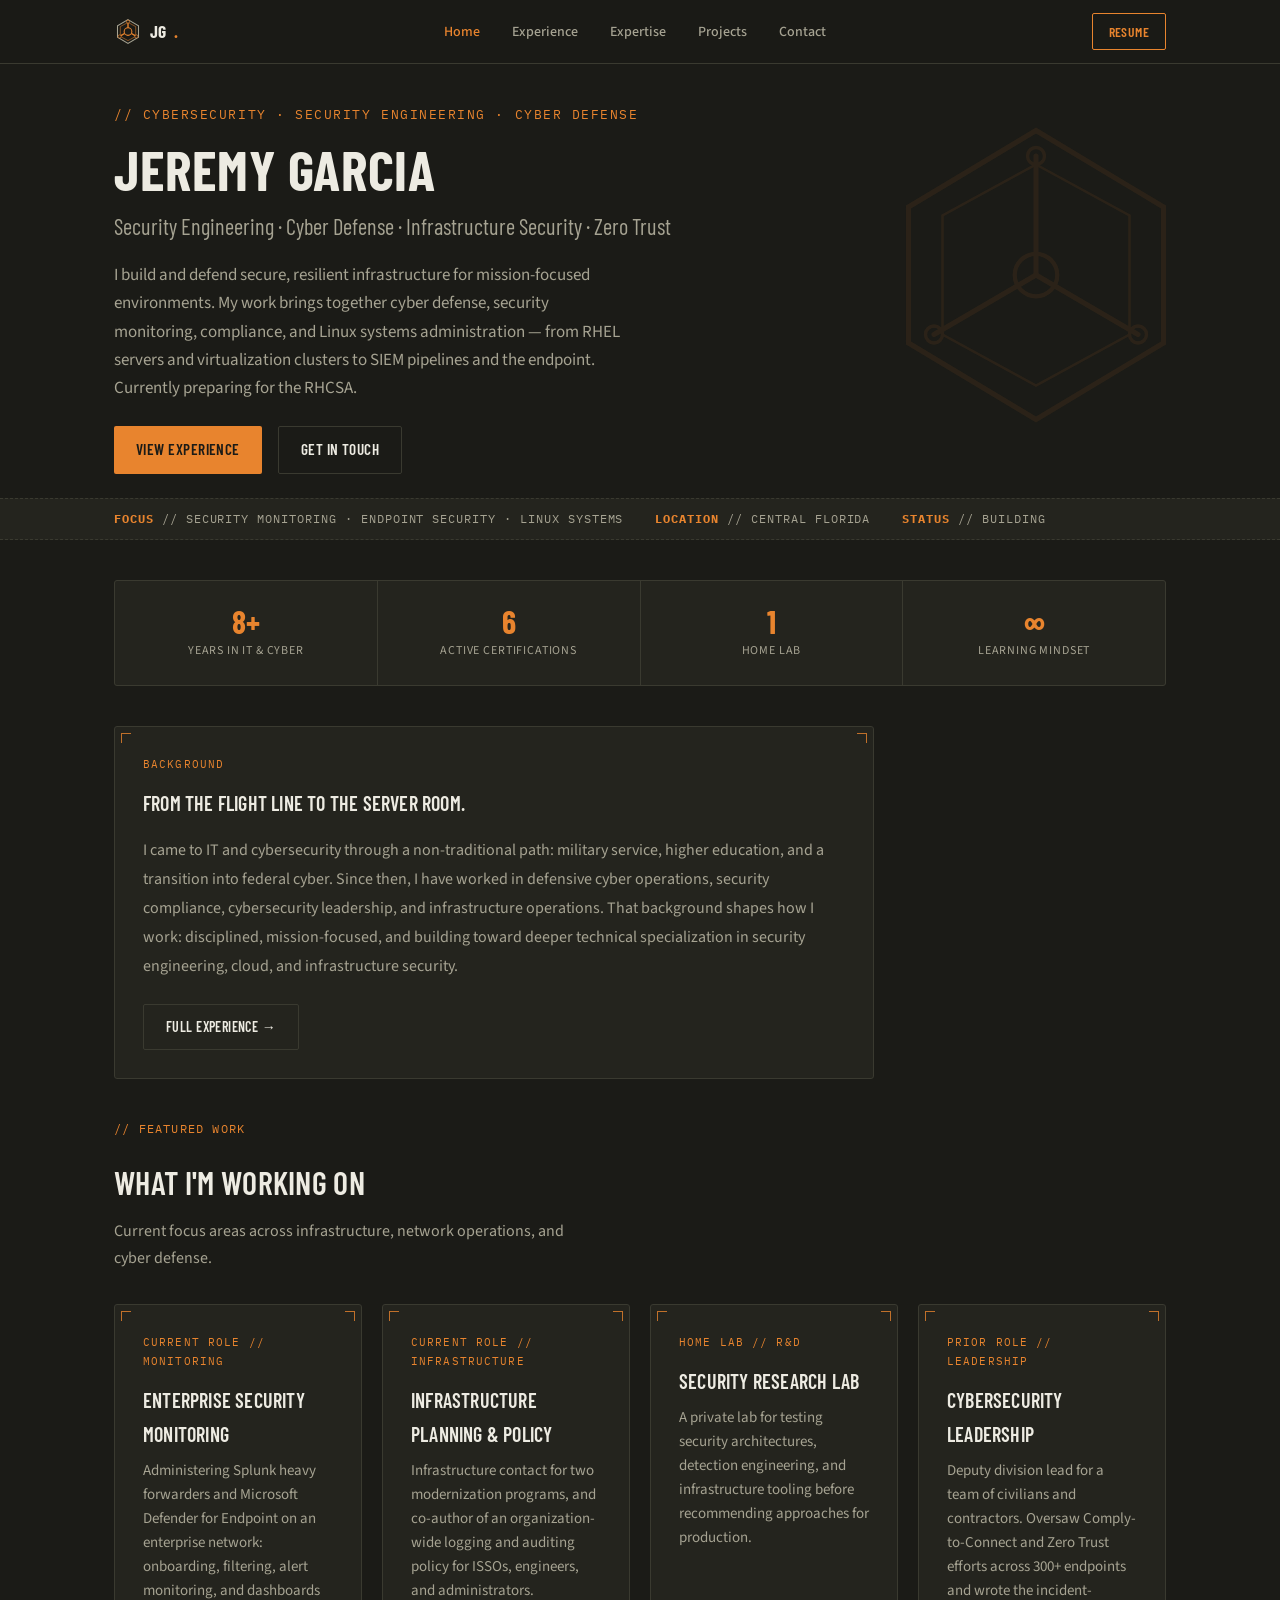
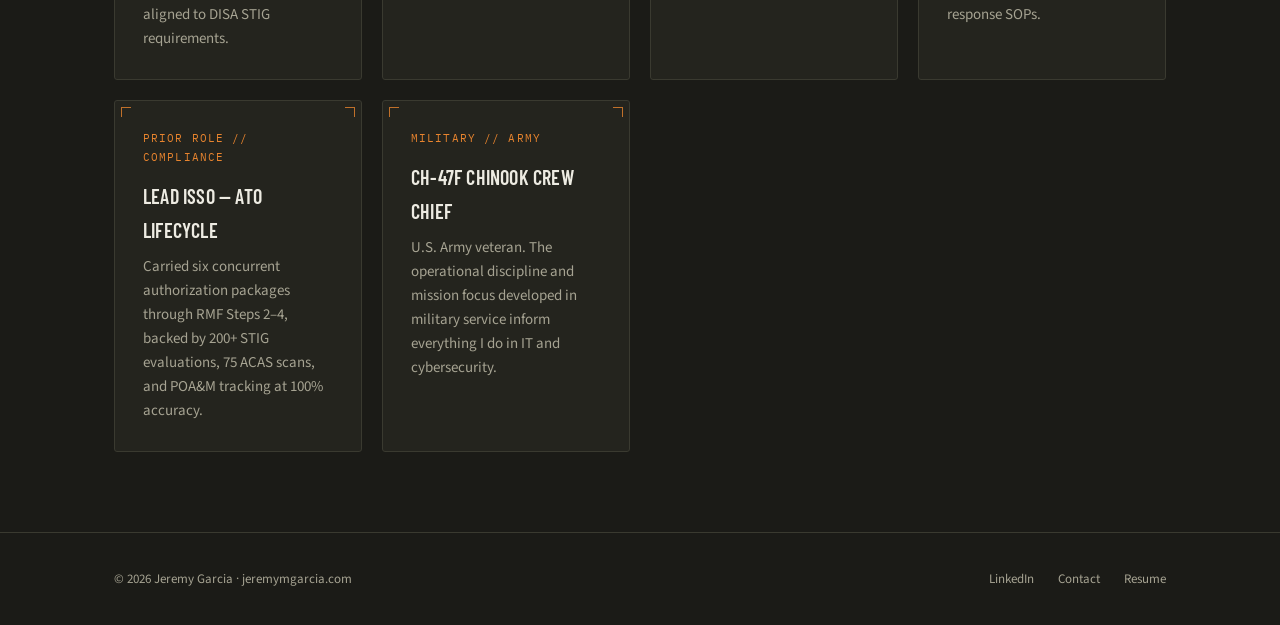
<file: index.html>
<!DOCTYPE html>
<html lang="en">
<head>
  <meta charset="UTF-8" />
  <meta name="viewport" content="width=device-width, initial-scale=1.0" />
  <title>Jeremy Garcia — Cybersecurity Professional</title>
  <meta name="description" content="Jeremy Garcia — Cybersecurity professional specializing in security engineering, cyber defense, infrastructure security, and Zero Trust architecture." />
  <link rel="canonical" href="https://jeremymgarcia.com/" />
  <link rel="icon" type="image/svg+xml" href="assets/favicon.svg" />
  <meta property="og:title" content="Jeremy Garcia — Cybersecurity Professional" />
  <meta property="og:description" content="Cybersecurity professional with expertise in security engineering, cyber defense, infrastructure security, and Zero Trust architecture." />
  <meta property="og:type" content="website" />
  <meta property="og:url" content="https://jeremymgarcia.com/" />
  <meta name="twitter:card" content="summary" />
  <meta name="twitter:title" content="Jeremy Garcia — Cybersecurity Professional" />
  <meta name="twitter:description" content="Cybersecurity professional specializing in security engineering, cyber defense, infrastructure security, and Zero Trust architecture." />
  <link rel="preconnect" href="https://fonts.googleapis.com">
  <link rel="preconnect" href="https://fonts.gstatic.com" crossorigin>
  <link href="https://fonts.googleapis.com/css2?family=Barlow+Condensed:wght@500;600;700&family=Source+Sans+3:wght@400;500;600&family=IBM+Plex+Mono:wght@400;500&display=swap" rel="stylesheet">
  <link rel="stylesheet" href="assets/style.css" />
  <script type="application/ld+json">
  {
    "@context": "https://schema.org",
    "@type": "Person",
    "name": "Jeremy Garcia",
    "jobTitle": "IT Specialist — Information Security & Systems Administration",
    "url": "https://jeremymgarcia.com/",
    "sameAs": ["https://linkedin.com/in/jergarcia"],
    "knowsAbout": ["Cybersecurity", "Cyber Defense", "Security Monitoring", "Linux Systems Administration", "Red Hat Enterprise Linux", "Splunk", "Risk Management Framework", "Zero Trust Architecture"],
    "address": { "@type": "PostalAddress", "addressRegion": "FL", "addressCountry": "US" }
  }
  </script>
</head>
<body>

  <!-- Navigation -->
  <nav class="nav" role="navigation" aria-label="Main navigation">
    <div class="nav__inner">
      <a href="/" class="nav__logo"><svg width="28" height="31" viewBox="0 0 40 44" xmlns="http://www.w3.org/2000/svg" aria-hidden="true" focusable="false"><polygon points="20,5 35,14 35,30 20,39 5,30 5,14" fill="none" stroke="#A6A392" stroke-width="1.5"/><polygon points="20,9 31,15 31,29 20,35 9,29 9,15" fill="none" stroke="#E8842E" stroke-width="0.75"/><line x1="20" y1="22" x2="20" y2="8" stroke="#E8842E" stroke-width="2" stroke-linecap="round"/><line x1="20" y1="22" x2="32" y2="29" stroke="#E8842E" stroke-width="2" stroke-linecap="round"/><line x1="20" y1="22" x2="8" y2="29" stroke="#E8842E" stroke-width="2" stroke-linecap="round"/><circle cx="20" cy="8" r="2.2" fill="#1B1B17" stroke="#E8842E" stroke-width="1"/><circle cx="32" cy="29" r="2.2" fill="#1B1B17" stroke="#E8842E" stroke-width="1"/><circle cx="8" cy="29" r="2.2" fill="#1B1B17" stroke="#E8842E" stroke-width="1"/><circle cx="20" cy="22" r="5.5" fill="#1B1B17" stroke="#E8842E" stroke-width="1.5"/></svg>JG<span>.</span></a>
      <button class="nav__hamburger" aria-label="Toggle menu" aria-expanded="false">
        <span></span><span></span><span></span>
      </button>
      <ul class="nav__links">
        <li><a href="/">Home</a></li>
        <li><a href="experience.html">Experience</a></li>
        <li><a href="expertise.html">Expertise</a></li>
        <li><a href="projects.html">Projects</a></li>
        <li><a href="contact.html">Contact</a></li>
      </ul>
      <a href="contact.html#resume" class="nav__resume">Resume</a>
    </div>
  </nav>

  <!-- Hero -->
  <div class="container">
    <section class="hero">
      <svg class="hero__decor" aria-hidden="true" viewBox="0 0 40 44" xmlns="http://www.w3.org/2000/svg">
        <polygon points="20,5 35,14 35,30 20,39 5,30 5,14" fill="none" stroke="currentColor" stroke-width="0.6"/>
        <polygon points="20,9 31,15 31,29 20,35 9,29 9,15" fill="none" stroke="currentColor" stroke-width="0.3"/>
        <line x1="20" y1="22" x2="20" y2="8" stroke="currentColor" stroke-width="0.6" stroke-linecap="round"/>
        <line x1="20" y1="22" x2="32" y2="29" stroke="currentColor" stroke-width="0.6" stroke-linecap="round"/>
        <line x1="20" y1="22" x2="8" y2="29" stroke="currentColor" stroke-width="0.6" stroke-linecap="round"/>
        <circle cx="20" cy="8" r="1" fill="none" stroke="currentColor" stroke-width="0.4"/>
        <circle cx="32" cy="29" r="1" fill="none" stroke="currentColor" stroke-width="0.4"/>
        <circle cx="8" cy="29" r="1" fill="none" stroke="currentColor" stroke-width="0.4"/>
        <circle cx="20" cy="22" r="2.5" fill="none" stroke="currentColor" stroke-width="0.5"/>
      </svg>
      <p class="hero__eyebrow">// Cybersecurity · Security Engineering · Cyber Defense</p>
      <h1 class="hero__name">Jeremy Garcia</h1>
      <p class="hero__title">Security Engineering · Cyber Defense · Infrastructure Security · Zero Trust</p>
      <p class="hero__mission">
        I build and defend secure, resilient infrastructure for mission-focused environments.
        My work brings together cyber defense, security monitoring, compliance, and Linux
        systems administration — from RHEL servers and virtualization clusters to SIEM
        pipelines and the endpoint. Currently preparing for the RHCSA.
      </p>
      <div class="hero__ctas">
        <a href="experience.html" class="btn btn-primary">View Experience</a>
        <a href="contact.html" class="btn btn-outline">Get in Touch</a>
      </div>
    </section>
  </div>

  <!-- Status Line -->
  <div class="status-line">
    <div class="container">
      <div class="status-line__inner">
        <span class="status-line__item"><strong>FOCUS</strong> // SECURITY MONITORING · ENDPOINT SECURITY · LINUX SYSTEMS</span>
        <span class="status-line__item"><strong>LOCATION</strong> // CENTRAL FLORIDA</span>
        <span class="status-line__item"><strong>STATUS</strong> // BUILDING</span>
      </div>
    </div>
  </div>

  <!-- Metrics -->
  <div class="container">
    <section style="padding: 40px 0;">
      <div class="metrics" style="margin-bottom: 0;">
        <div class="metric">
          <div class="metric__value">8+</div>
          <div class="metric__label">Years in IT &amp; Cyber</div>
        </div>
        <div class="metric">
          <div class="metric__value">6</div>
          <div class="metric__label">Active Certifications</div>
        </div>
        <div class="metric">
          <div class="metric__value">1</div>
          <div class="metric__label">Home Lab</div>
        </div>
        <div class="metric">
          <div class="metric__value">∞</div>
          <div class="metric__label">Learning Mindset</div>
        </div>
      </div>
    </section>

    <!-- Background callout -->
    <section>
      <div class="card" style="max-width: 760px;">
        <div class="card__label">Background</div>
        <div class="card__title" style="font-size: 1.25rem; margin-bottom: 1rem;">
          From the flight line to the server room.
        </div>
        <div class="card__body" style="font-size: 1rem; line-height: 1.8;">
          I came to IT and cybersecurity through a non-traditional path: military service,
          higher education, and a transition into federal cyber. Since then, I have worked in
          defensive cyber operations, security compliance, cybersecurity leadership, and
          infrastructure operations. That background shapes how I work: disciplined,
          mission-focused, and building toward deeper technical specialization in security
          engineering, cloud, and infrastructure security.
        </div>
        <div style="margin-top: 1.5rem;">
          <a href="experience.html" class="btn btn-outline" style="font-size: .875rem;">
            Full Experience →
          </a>
        </div>
      </div>
    </section>

    <!-- Featured work -->
    <section>
      <p class="label" style="margin-bottom: 1rem;">// Featured Work</p>
      <h2 class="section-title">What I'm Working On</h2>
      <p class="section-subtitle">
        Current focus areas across infrastructure, network operations, and cyber defense.
      </p>

      <div class="grid-3">
        <div class="card">
          <div class="card__label">Current Role // Monitoring</div>
          <div class="card__title">Enterprise Security Monitoring</div>
          <div class="card__body">
            Administering Splunk heavy forwarders and Microsoft Defender for Endpoint on an
            enterprise network: onboarding, filtering, alert monitoring, and dashboards
            aligned to DISA STIG requirements.
          </div>
        </div>
        <div class="card">
          <div class="card__label">Current Role // Infrastructure</div>
          <div class="card__title">Infrastructure Planning &amp; Policy</div>
          <div class="card__body">
            Infrastructure contact for two modernization programs, and co-author of an
            organization-wide logging and auditing policy for ISSOs, engineers, and
            administrators.
          </div>
        </div>
        <div class="card">
          <div class="card__label">Home Lab // R&amp;D</div>
          <div class="card__title">Security Research Lab</div>
          <div class="card__body">
            A private lab for testing security architectures, detection engineering, and
            infrastructure tooling before recommending approaches for production.
          </div>
        </div>
        <div class="card">
          <div class="card__label">Prior Role // Leadership</div>
          <div class="card__title">Cybersecurity Leadership</div>
          <div class="card__body">
            Deputy division lead for a team of civilians and contractors. Oversaw
            Comply-to-Connect and Zero Trust efforts across 300+ endpoints and wrote the
            incident-response SOPs.
          </div>
        </div>
        <div class="card">
          <div class="card__label">Prior Role // Compliance</div>
          <div class="card__title">Lead ISSO — ATO Lifecycle</div>
          <div class="card__body">
            Carried six concurrent authorization packages through RMF Steps 2–4, backed by
            200+ STIG evaluations, 75 ACAS scans, and POA&amp;M tracking at 100% accuracy.
          </div>
        </div>
        <div class="card">
          <div class="card__label">Military // Army</div>
          <div class="card__title">CH-47F Chinook Crew Chief</div>
          <div class="card__body">
            U.S. Army veteran. The operational discipline and mission focus developed in
            military service inform everything I do in IT and cybersecurity.
          </div>
        </div>
      </div>
    </section>
  </div>

  <!-- Footer -->
  <footer class="footer">
    <div class="container">
      <div class="footer__inner">
        <span class="footer__copy">© 2026 Jeremy Garcia · jeremymgarcia.com</span>
        <ul class="footer__links">
          <li><a href="https://linkedin.com/in/jergarcia" target="_blank" rel="noopener">LinkedIn</a></li>
          <li><a href="contact.html">Contact</a></li>
          <li><a href="contact.html#resume">Resume</a></li>
        </ul>
      </div>
    </div>
  </footer>

  <script src="assets/nav.js"></script>
</body>
</html>
</file>
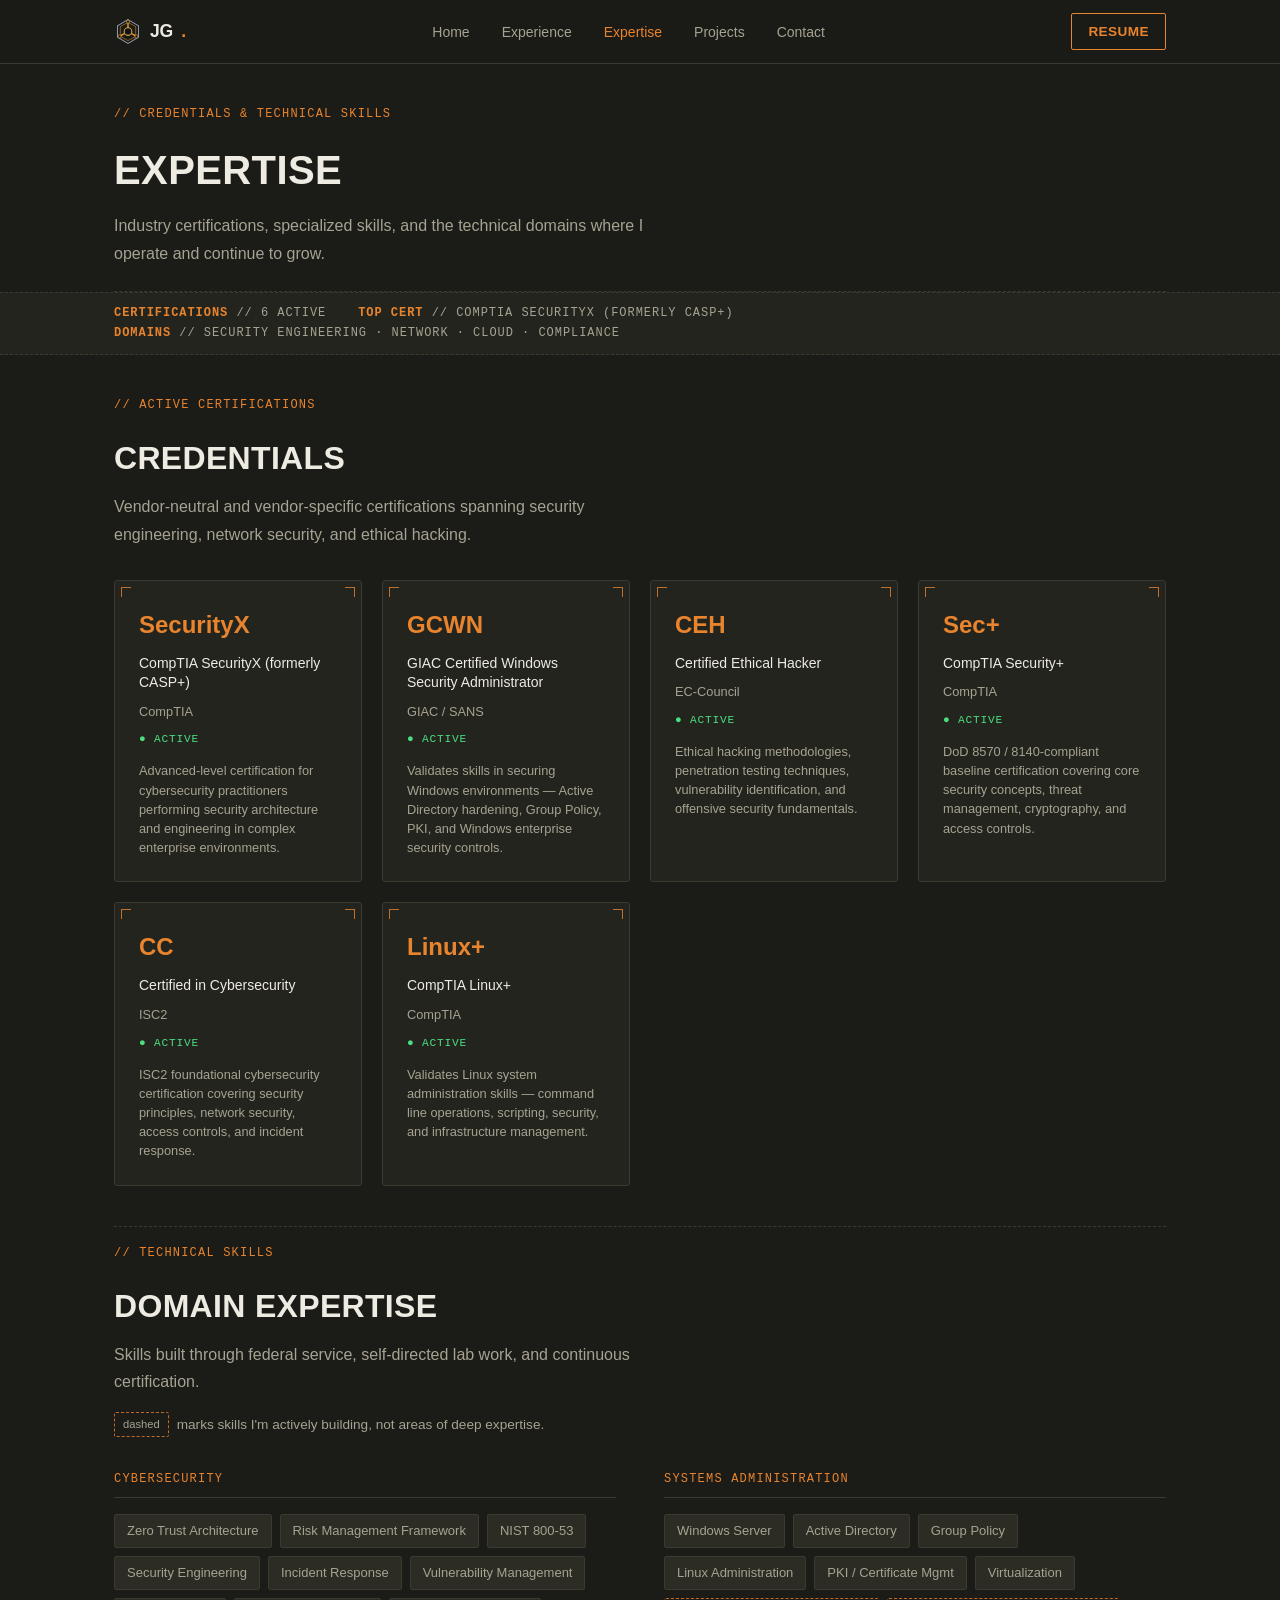
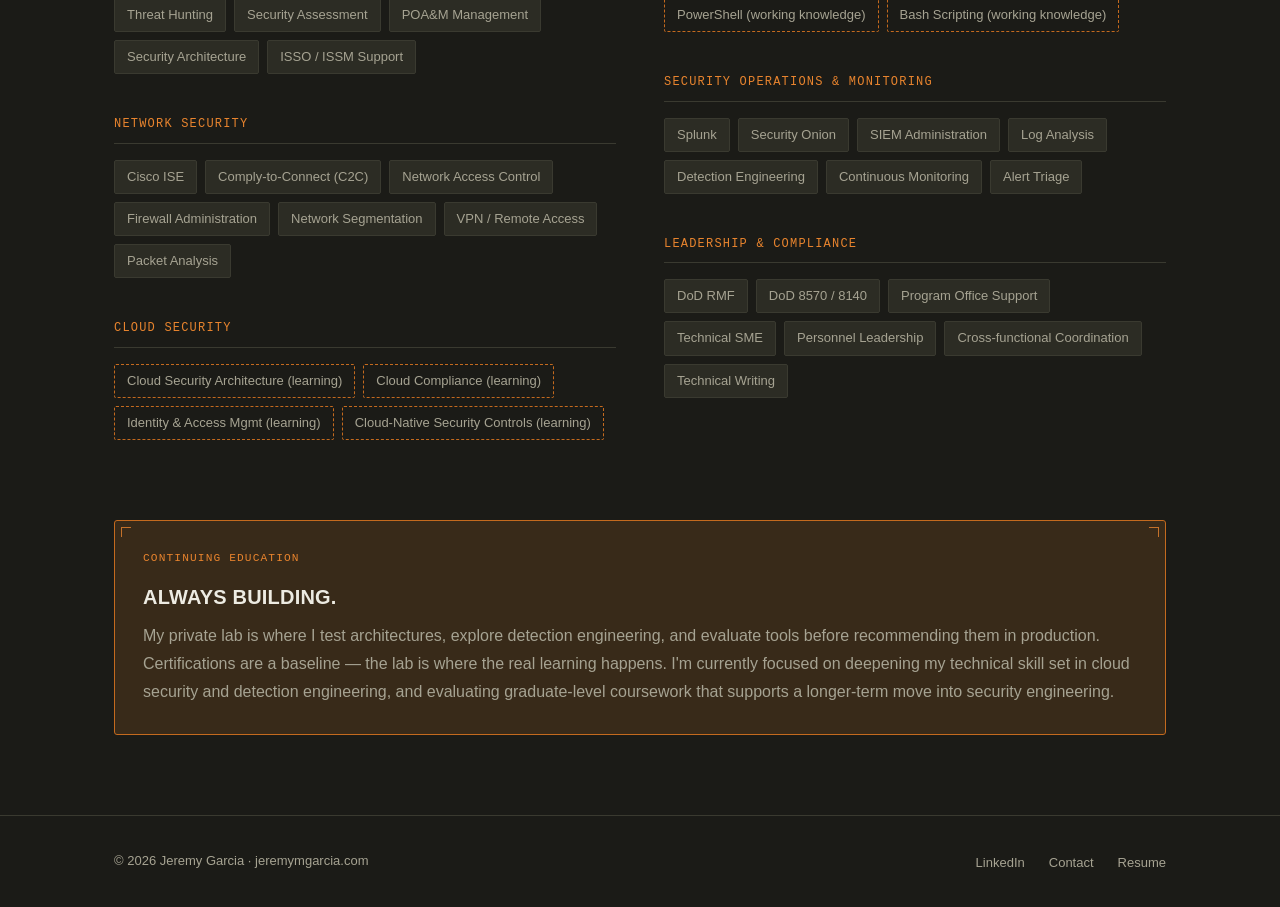
<file: certifications.html>
<!DOCTYPE html>
<html lang="en">
<head>
  <meta charset="UTF-8" />
  <meta name="viewport" content="width=device-width, initial-scale=1.0" />
  <title>Expertise & Certifications — Jeremy Garcia</title>
  <meta name="description" content="Certifications and technical expertise of Jeremy Garcia — CompTIA SecurityX, GCWN, CEH, Security+, Linux+, and more." />
  <link rel="stylesheet" href="assets/style.css" />
</head>
<body>

  <nav class="nav" role="navigation" aria-label="Main navigation">
    <div class="nav__inner">
      <a href="index.html" class="nav__logo"><svg width="28" height="31" viewBox="0 0 40 44" xmlns="http://www.w3.org/2000/svg" aria-hidden="true" focusable="false"><polygon points="20,5 35,14 35,30 20,39 5,30 5,14" fill="none" stroke="#8A94A6" stroke-width="1.5"/><polygon points="20,9 31,15 31,29 20,35 9,29 9,15" fill="none" stroke="#E8A33D" stroke-width="0.75"/><line x1="20" y1="22" x2="20" y2="8" stroke="#E8A33D" stroke-width="2" stroke-linecap="round"/><line x1="20" y1="22" x2="32" y2="29" stroke="#E8A33D" stroke-width="2" stroke-linecap="round"/><line x1="20" y1="22" x2="8" y2="29" stroke="#E8A33D" stroke-width="2" stroke-linecap="round"/><circle cx="20" cy="8" r="2.2" fill="#0B1320" stroke="#E8A33D" stroke-width="1"/><circle cx="32" cy="29" r="2.2" fill="#0B1320" stroke="#E8A33D" stroke-width="1"/><circle cx="8" cy="29" r="2.2" fill="#0B1320" stroke="#E8A33D" stroke-width="1"/><circle cx="20" cy="22" r="5.5" fill="#0B1320" stroke="#E8A33D" stroke-width="1.5"/></svg>JG<span>.</span></a>
      <button class="nav__hamburger" aria-label="Toggle menu" aria-expanded="false">
        <span></span><span></span><span></span>
      </button>
      <ul class="nav__links">
        <li><a href="index.html">Home</a></li>
        <li><a href="experience.html">Experience</a></li>
        <li><a href="certifications.html">Expertise</a></li>
        <li><a href="projects.html">Projects</a></li>
        <li><a href="contact.html">Contact</a></li>
      </ul>
      <a href="contact.html#resume" class="nav__resume">Resume</a>
    </div>
  </nav>

  <div class="container">
    <div class="page-header">
      <p class="label">// Credentials & Technical Skills</p>
      <h1 class="section-title" style="font-size: clamp(1.75rem, 4vw, 2.5rem);">Expertise</h1>
      <p class="section-subtitle" style="margin-bottom: 0;">
        Industry certifications, specialized skills, and the technical domains
        where I operate and continue to grow.
      </p>
    </div>
  </div>

  <div class="status-line">
    <div class="container">
      <div class="status-line__inner">
        <span class="status-line__item"><strong>CERTIFICATIONS</strong> // 6 ACTIVE</span>
        <span class="status-line__item"><strong>TOP CERT</strong> // COMPTIA SECURITYX (FORMERLY CASP+)</span>
        <span class="status-line__item"><strong>DOMAINS</strong> // SECURITY ENGINEERING · NETWORK · CLOUD · COMPLIANCE</span>
      </div>
    </div>
  </div>

  <div class="container">

    <!-- Certifications -->
    <section>
      <p class="label" style="margin-bottom: 1rem;">// Active Certifications</p>
      <h2 class="section-title">Credentials</h2>
      <p class="section-subtitle">
        Vendor-neutral and vendor-specific certifications spanning security engineering,
        network security, and ethical hacking.
      </p>

      <div class="cert-grid">
        <div class="cert-card">
          <div class="cert-card__abbr">SecurityX</div>
          <div class="cert-card__name">CompTIA SecurityX (formerly CASP+)</div>
          <div class="cert-card__issuer">CompTIA</div>
          <div class="cert-card__status">● Active</div>
          <p style="font-size: .8rem; color: var(--text-secondary); margin-top: .25rem; line-height: 1.5;">
            Advanced-level certification for cybersecurity practitioners performing
            security architecture and engineering in complex enterprise environments.
          </p>
        </div>

        <div class="cert-card">
          <div class="cert-card__abbr">GCWN</div>
          <div class="cert-card__name">GIAC Certified Windows Security Administrator</div>
          <div class="cert-card__issuer">GIAC / SANS</div>
          <div class="cert-card__status">● Active</div>
          <p style="font-size: .8rem; color: var(--text-secondary); margin-top: .25rem; line-height: 1.5;">
            Validates skills in securing Windows environments — Active Directory
            hardening, Group Policy, PKI, and Windows enterprise security controls.
          </p>
        </div>

        <div class="cert-card">
          <div class="cert-card__abbr">CEH</div>
          <div class="cert-card__name">Certified Ethical Hacker</div>
          <div class="cert-card__issuer">EC-Council</div>
          <div class="cert-card__status">● Active</div>
          <p style="font-size: .8rem; color: var(--text-secondary); margin-top: .25rem; line-height: 1.5;">
            Ethical hacking methodologies, penetration testing techniques,
            vulnerability identification, and offensive security fundamentals.
          </p>
        </div>

        <div class="cert-card">
          <div class="cert-card__abbr">Sec+</div>
          <div class="cert-card__name">CompTIA Security+</div>
          <div class="cert-card__issuer">CompTIA</div>
          <div class="cert-card__status">● Active</div>
          <p style="font-size: .8rem; color: var(--text-secondary); margin-top: .25rem; line-height: 1.5;">
            DoD 8570 / 8140-compliant baseline certification covering core security
            concepts, threat management, cryptography, and access controls.
          </p>
        </div>

        <div class="cert-card">
          <div class="cert-card__abbr">CC</div>
          <div class="cert-card__name">Certified in Cybersecurity</div>
          <div class="cert-card__issuer">ISC2</div>
          <div class="cert-card__status">● Active</div>
          <p style="font-size: .8rem; color: var(--text-secondary); margin-top: .25rem; line-height: 1.5;">
            ISC2 foundational cybersecurity certification covering security principles,
            network security, access controls, and incident response.
          </p>
        </div>

        <div class="cert-card">
          <div class="cert-card__abbr">Linux+</div>
          <div class="cert-card__name">CompTIA Linux+</div>
          <div class="cert-card__issuer">CompTIA</div>
          <div class="cert-card__status">● Active</div>
          <p style="font-size: .8rem; color: var(--text-secondary); margin-top: .25rem; line-height: 1.5;">
            Validates Linux system administration skills — command line operations,
            scripting, security, and infrastructure management.
          </p>
        </div>
      </div>
    </section>

    <hr class="divider" style="margin: 0 0 1rem;" />

    <!-- Skills matrix -->
    <section style="padding-top: 0;">
      <p class="label" style="margin-bottom: 1rem;">// Technical Skills</p>
      <h2 class="section-title">Domain Expertise</h2>
      <p class="section-subtitle" style="margin-bottom: 1rem;">Skills built through federal service, self-directed lab work, and continuous certification.</p>
      <p class="section-subtitle" style="font-size: .85rem; margin-bottom: 2rem; display: flex; align-items: center; gap: .5rem;">
        <span class="skill-pill skill-pill--learning" style="padding: 2px 8px; font-size: .7rem;">dashed</span>
        marks skills I'm actively building, not areas of deep expertise.
      </p>

      <div style="display: grid; grid-template-columns: repeat(auto-fit, minmax(300px, 1fr)); gap: 0 3rem;">

        <div>
          <div class="skill-domain">
            <div class="skill-domain__title">Cybersecurity</div>
            <div class="skill-pills">
              <span class="skill-pill">Zero Trust Architecture</span>
              <span class="skill-pill">Risk Management Framework</span>
              <span class="skill-pill">NIST 800-53</span>
              <span class="skill-pill">Security Engineering</span>
              <span class="skill-pill">Incident Response</span>
              <span class="skill-pill">Vulnerability Management</span>
              <span class="skill-pill">Threat Hunting</span>
              <span class="skill-pill">Security Assessment</span>
              <span class="skill-pill">POA&M Management</span>
              <span class="skill-pill">Security Architecture</span>
              <span class="skill-pill">ISSO / ISSM Support</span>
            </div>
          </div>

          <div class="skill-domain">
            <div class="skill-domain__title">Network Security</div>
            <div class="skill-pills">
              <span class="skill-pill">Cisco ISE</span>
              <span class="skill-pill">Comply-to-Connect (C2C)</span>
              <span class="skill-pill">Network Access Control</span>
              <span class="skill-pill">Firewall Administration</span>
              <span class="skill-pill">Network Segmentation</span>
              <span class="skill-pill">VPN / Remote Access</span>
              <span class="skill-pill">Packet Analysis</span>
            </div>
          </div>

          <div class="skill-domain">
            <div class="skill-domain__title">Cloud Security</div>
            <div class="skill-pills">
              <span class="skill-pill skill-pill--learning">Cloud Security Architecture (learning)</span>
              <span class="skill-pill skill-pill--learning">Cloud Compliance (learning)</span>
              <span class="skill-pill skill-pill--learning">Identity &amp; Access Mgmt (learning)</span>
              <span class="skill-pill skill-pill--learning">Cloud-Native Security Controls (learning)</span>
            </div>
          </div>
        </div>

        <div>
          <div class="skill-domain">
            <div class="skill-domain__title">Systems Administration</div>
            <div class="skill-pills">
              <span class="skill-pill">Windows Server</span>
              <span class="skill-pill">Active Directory</span>
              <span class="skill-pill">Group Policy</span>
              <span class="skill-pill">Linux Administration</span>
              <span class="skill-pill">PKI / Certificate Mgmt</span>
              <span class="skill-pill">Virtualization</span>
              <span class="skill-pill skill-pill--learning">PowerShell (working knowledge)</span>
              <span class="skill-pill skill-pill--learning">Bash Scripting (working knowledge)</span>
            </div>
          </div>

          <div class="skill-domain">
            <div class="skill-domain__title">Security Operations & Monitoring</div>
            <div class="skill-pills">
              <span class="skill-pill">Splunk</span>
              <span class="skill-pill">Security Onion</span>
              <span class="skill-pill">SIEM Administration</span>
              <span class="skill-pill">Log Analysis</span>
              <span class="skill-pill">Detection Engineering</span>
              <span class="skill-pill">Continuous Monitoring</span>
              <span class="skill-pill">Alert Triage</span>
            </div>
          </div>

          <div class="skill-domain">
            <div class="skill-domain__title">Leadership & Compliance</div>
            <div class="skill-pills">
              <span class="skill-pill">DoD RMF</span>
              <span class="skill-pill">DoD 8570 / 8140</span>
              <span class="skill-pill">Program Office Support</span>
              <span class="skill-pill">Technical SME</span>
              <span class="skill-pill">Personnel Leadership</span>
              <span class="skill-pill">Cross-functional Coordination</span>
              <span class="skill-pill">Technical Writing</span>
            </div>
          </div>
        </div>

      </div>
    </section>

    <!-- Continuing education callout -->
    <section style="padding-top: 0;">
      <div class="card" style="border-color: var(--accent-dim); background: var(--accent-glow);">
        <div class="card__label">Continuing Education</div>
        <div class="card__title">Always building.</div>
        <div class="card__body" style="font-size: 1rem; line-height: 1.75; margin-top: .5rem;">
          My private lab is where I test architectures, explore detection engineering, and
          evaluate tools before recommending them in production. Certifications are a baseline
          — the lab is where the real learning happens. I'm currently focused on deepening
          my technical skill set in cloud security and detection engineering, and evaluating
          graduate-level coursework that supports a longer-term move into security engineering.
        </div>
      </div>
    </section>

  </div>

  <footer class="footer">
    <div class="container">
      <div class="footer__inner">
        <span class="footer__copy">© 2026 Jeremy Garcia · jeremymgarcia.com</span>
        <ul class="footer__links">
          <li><a href="https://linkedin.com/in/jergarcia" target="_blank" rel="noopener">LinkedIn</a></li>
          <li><a href="contact.html">Contact</a></li>
          <li><a href="contact.html#resume">Resume</a></li>
        </ul>
      </div>
    </div>
  </footer>

  <script src="assets/nav.js"></script>
</body>
</html>
</file>
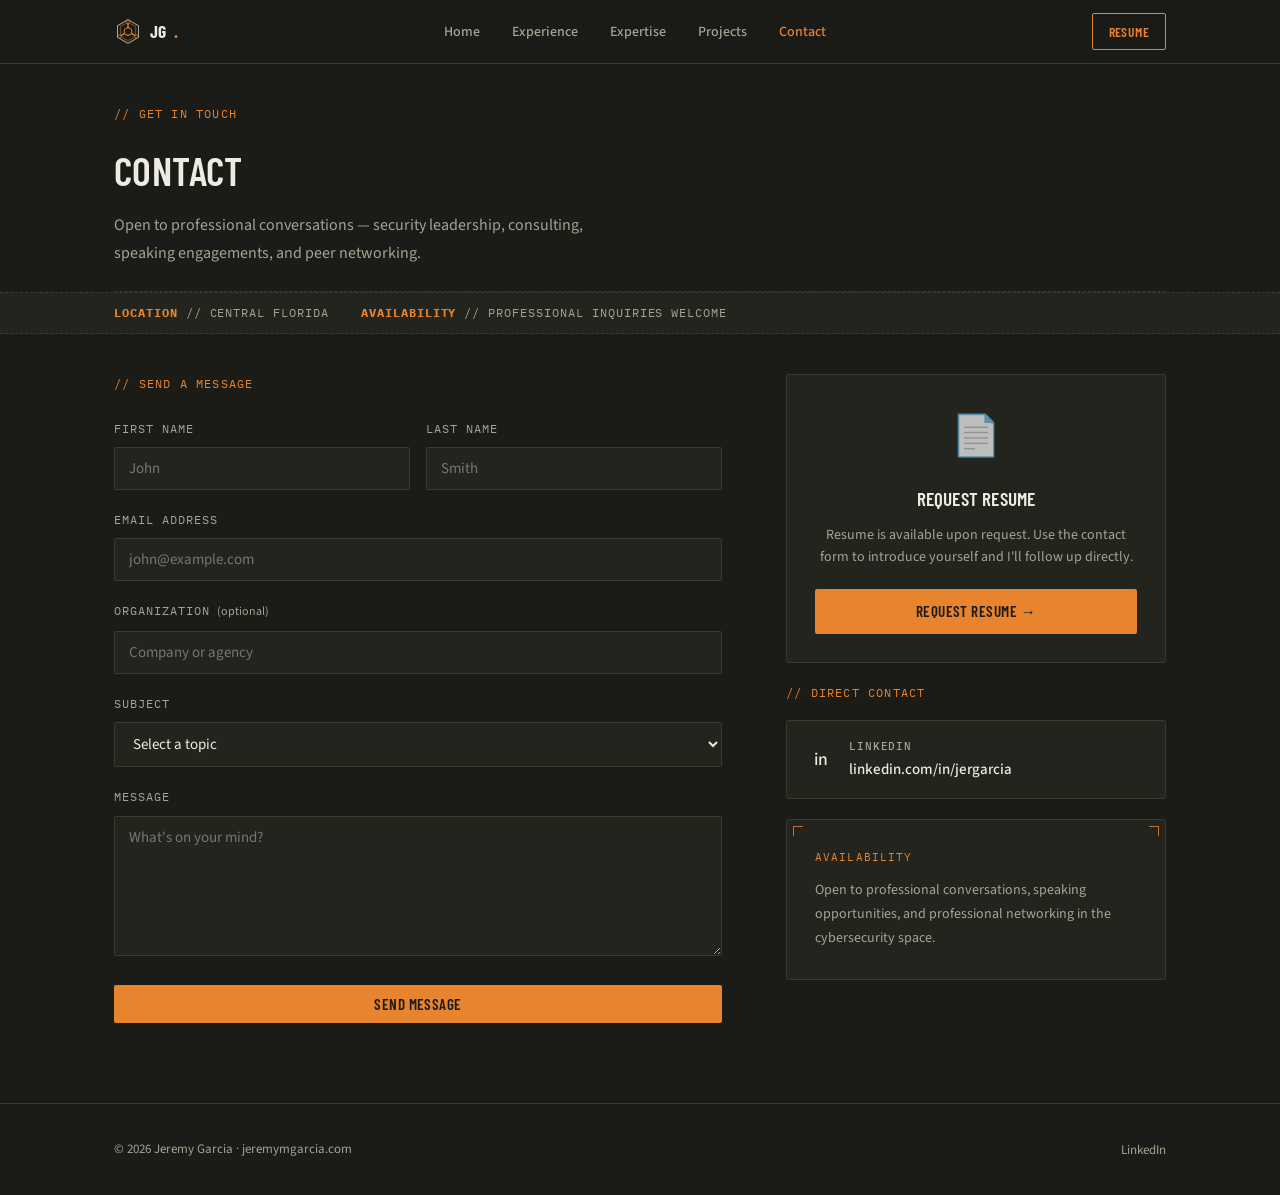
<file: contact.html>
<!DOCTYPE html>
<html lang="en">
<head>
  <meta charset="UTF-8" />
  <meta name="viewport" content="width=device-width, initial-scale=1.0" />
  <title>Contact — Jeremy Garcia</title>
  <meta name="description" content="Get in touch with Jeremy Garcia — cybersecurity professional based in Central Florida, open to security engineering and infrastructure security opportunities." />
  <link rel="canonical" href="https://jeremymgarcia.com/contact.html" />
  <link rel="icon" type="image/svg+xml" href="assets/favicon.svg" />
  <meta property="og:title" content="Contact — Jeremy Garcia" />
  <meta property="og:description" content="Get in touch with Jeremy Garcia — cybersecurity professional based in Central Florida, open to security engineering and infrastructure security opportunities." />
  <meta property="og:type" content="website" />
  <meta property="og:url" content="https://jeremymgarcia.com/contact.html" />
  <meta name="twitter:card" content="summary" />
  <meta name="twitter:title" content="Contact — Jeremy Garcia" />
  <meta name="twitter:description" content="Get in touch with Jeremy Garcia — cybersecurity professional based in Central Florida, open to security engineering and infrastructure security opportunities." />
  <link rel="preconnect" href="https://fonts.googleapis.com">
  <link rel="preconnect" href="https://fonts.gstatic.com" crossorigin>
  <link href="https://fonts.googleapis.com/css2?family=Barlow+Condensed:wght@500;600;700&family=Source+Sans+3:wght@400;500;600&family=IBM+Plex+Mono:wght@400;500&display=swap" rel="stylesheet">
  <link rel="stylesheet" href="assets/style.css" />
  <style>
    .contact-grid {
      display: grid;
      grid-template-columns: 1fr 380px;
      gap: 4rem;
      align-items: start;
    }
    @media (max-width: 860px) {
      .contact-grid { grid-template-columns: 1fr; gap: 2.5rem; }
    }
    .contact-link {
      display: flex;
      align-items: center;
      gap: .875rem;
      padding: 1rem 1.25rem;
      background: var(--panel);
      border: 1px solid var(--line);
      border-radius: var(--radius-md);
      color: var(--text);
      font-size: .9375rem;
      font-weight: 500;
      transition: border-color .2s, color .2s;
      margin-bottom: .75rem;
    }
    .contact-link:hover { border-color: var(--accent); color: var(--accent); }
    .contact-link__icon {
      font-size: 1.1rem;
      width: 28px;
      text-align: center;
      flex-shrink: 0;
    }
    .contact-link__label {
      font-family: var(--font-mono);
      font-size: .7rem;
      letter-spacing: .08em;
      text-transform: uppercase;
      color: var(--text-secondary);
      display: block;
      margin-bottom: 1px;
    }
    .resume-card {
      background: var(--panel);
      border: 1px solid var(--line);
      border-radius: var(--radius-md);
      padding: 1.75rem;
      text-align: center;
      margin-bottom: 1.25rem;
    }
    .resume-card__icon {
      font-size: 2.5rem;
      margin-bottom: .75rem;
      opacity: .7;
    }
    .resume-card__title {
      font-family: var(--font-display);
      font-size: 1.2rem;
      font-weight: 600;
      text-transform: uppercase;
      letter-spacing: .01em;
      margin-bottom: .5rem;
    }
    .resume-card__body {
      font-size: .875rem;
      color: var(--text-secondary);
      margin-bottom: 1.25rem;
      line-height: 1.6;
    }
    .form-status {
      display: none;
      padding: .875rem 1.25rem;
      border-radius: var(--radius);
      font-size: .875rem;
      margin-top: 1rem;
    }
    .form-status.success {
      display: block;
      background: rgba(74, 222, 128, .1);
      border: 1px solid rgba(74, 222, 128, .3);
      color: #4ade80;
    }
  </style>
</head>
<body>

  <nav class="nav" role="navigation" aria-label="Main navigation">
    <div class="nav__inner">
      <a href="/" class="nav__logo"><svg width="28" height="31" viewBox="0 0 40 44" xmlns="http://www.w3.org/2000/svg" aria-hidden="true" focusable="false"><polygon points="20,5 35,14 35,30 20,39 5,30 5,14" fill="none" stroke="#A6A392" stroke-width="1.5"/><polygon points="20,9 31,15 31,29 20,35 9,29 9,15" fill="none" stroke="#E8842E" stroke-width="0.75"/><line x1="20" y1="22" x2="20" y2="8" stroke="#E8842E" stroke-width="2" stroke-linecap="round"/><line x1="20" y1="22" x2="32" y2="29" stroke="#E8842E" stroke-width="2" stroke-linecap="round"/><line x1="20" y1="22" x2="8" y2="29" stroke="#E8842E" stroke-width="2" stroke-linecap="round"/><circle cx="20" cy="8" r="2.2" fill="#1B1B17" stroke="#E8842E" stroke-width="1"/><circle cx="32" cy="29" r="2.2" fill="#1B1B17" stroke="#E8842E" stroke-width="1"/><circle cx="8" cy="29" r="2.2" fill="#1B1B17" stroke="#E8842E" stroke-width="1"/><circle cx="20" cy="22" r="5.5" fill="#1B1B17" stroke="#E8842E" stroke-width="1.5"/></svg>JG<span>.</span></a>
      <button class="nav__hamburger" aria-label="Toggle menu" aria-expanded="false">
        <span></span><span></span><span></span>
      </button>
      <ul class="nav__links">
        <li><a href="/">Home</a></li>
        <li><a href="experience.html">Experience</a></li>
        <li><a href="expertise.html">Expertise</a></li>
        <li><a href="projects.html">Projects</a></li>
        <li><a href="contact.html">Contact</a></li>
      </ul>
      <a href="contact.html#resume" class="nav__resume">Resume</a>
    </div>
  </nav>

  <div class="container">
    <div class="page-header">
      <p class="label">// Get in Touch</p>
      <h1 class="section-title" style="font-size: clamp(1.75rem, 4vw, 2.5rem);">Contact</h1>
      <p class="section-subtitle" style="margin-bottom: 0;">
        Open to professional conversations — security leadership, consulting,
        speaking engagements, and peer networking.
      </p>
    </div>
  </div>

  <div class="status-line">
    <div class="container">
      <div class="status-line__inner">
        <span class="status-line__item"><strong>LOCATION</strong> // CENTRAL FLORIDA</span>
        <span class="status-line__item"><strong>AVAILABILITY</strong> // PROFESSIONAL INQUIRIES WELCOME</span>
      </div>
    </div>
  </div>

  <div class="container">
    <section>
      <div class="contact-grid">

        <!-- Contact form -->
        <div>
          <p class="label" style="margin-bottom: 1.5rem;">// Send a Message</p>
          <form
            id="contact-form"
            action="https://formspree.io/f/mwvdpbzp"
            method="POST"
            onsubmit="handleSubmit(event)"
          >
            <div style="display: grid; grid-template-columns: 1fr 1fr; gap: 1rem;">
              <div class="form-group">
                <label for="fname">First Name</label>
                <input type="text" id="fname" name="first_name" placeholder="John" required />
              </div>
              <div class="form-group">
                <label for="lname">Last Name</label>
                <input type="text" id="lname" name="last_name" placeholder="Smith" required />
              </div>
            </div>

            <div class="form-group">
              <label for="email">Email Address</label>
              <input type="email" id="email" name="email" placeholder="john@example.com" required />
            </div>

            <div class="form-group">
              <label for="org">Organization <span style="color: var(--text-secondary); font-family: var(--font-body); text-transform: none; letter-spacing: 0;">(optional)</span></label>
              <input type="text" id="org" name="organization" placeholder="Company or agency" />
            </div>

            <div class="form-group">
              <label for="subject">Subject</label>
              <select id="subject" name="subject" required>
                <option value="" disabled selected>Select a topic</option>
                <option value="professional">Professional Inquiry</option>
                <option value="consulting">Consulting</option>
                <option value="speaking">Speaking Engagement</option>
                <option value="networking">Peer Networking</option>
                <option value="other">Other</option>
              </select>
            </div>

            <div class="form-group">
              <label for="message">Message</label>
              <textarea id="message" name="message" placeholder="What's on your mind?" required></textarea>
            </div>

            <button type="submit" class="btn btn-primary" style="width: 100%; justify-content: center;">
              Send Message
            </button>

            <div class="form-status" id="form-status">
              Message sent. I'll be in touch within 24–48 hours.
            </div>
          </form>
        </div>

        <!-- Sidebar -->
        <aside>

          <!-- Resume -->
          <div class="resume-card" id="resume">
            <div class="resume-card__icon">📄</div>
            <div class="resume-card__title">Request Resume</div>
            <div class="resume-card__body">
              Resume is available upon request. Use the contact form
              to introduce yourself and I'll follow up directly.
            </div>
            <a
              href="#contact-form"
              class="btn btn-primary"
              style="width: 100%; justify-content: center;"
              onclick="document.getElementById('subject').value='professional'; document.getElementById('message').focus();"
            >
              Request Resume →
            </a>
          </div>

          <!-- Direct links -->
          <p class="label" style="margin-bottom: 1rem;">// Direct Contact</p>

          <a
            href="https://linkedin.com/in/jergarcia"
            class="contact-link"
            target="_blank"
            rel="noopener"
          >
            <span class="contact-link__icon">in</span>
            <div>
              <span class="contact-link__label">LinkedIn</span>
              linkedin.com/in/jergarcia
            </div>
          </a>

          <!-- Availability note -->
          <div class="card" style="margin-top: 1.25rem;">
            <div class="card__label">Availability</div>
            <div class="card__body" style="font-size: .875rem; margin-top: .5rem; line-height: 1.7;">
              Open to professional conversations, speaking opportunities,
              and professional networking in the cybersecurity space.
            </div>
          </div>

        </aside>
      </div>
    </section>
  </div>

  <footer class="footer">
    <div class="container">
      <div class="footer__inner">
        <span class="footer__copy">© 2026 Jeremy Garcia · jeremymgarcia.com</span>
        <ul class="footer__links">
          <li><a href="https://linkedin.com/in/jergarcia" target="_blank" rel="noopener">LinkedIn</a></li>
        </ul>
      </div>
    </div>
  </footer>

  <script src="assets/nav.js"></script>
  <script>
    async function handleSubmit(e) {
      e.preventDefault();
      const form   = document.getElementById('contact-form');
      const status = document.getElementById('form-status');
      const btn    = form.querySelector('button[type="submit"]');

      btn.disabled = true;
      btn.textContent = 'Sending…';

      try {
        const res = await fetch(form.action, {
          method: 'POST',
          body: new FormData(form),
          headers: { 'Accept': 'application/json' }
        });

        if (res.ok) {
          form.reset();
          status.classList.add('success');
          status.textContent = "Message sent. I'll be in touch within 24–48 hours.";
          btn.textContent = 'Message Sent';
        } else {
          throw new Error('Network response not ok');
        }
      } catch {
        btn.disabled = false;
        btn.textContent = 'Send Message';
        status.classList.add('success');
        status.style.background = 'rgba(239,68,68,.1)';
        status.style.borderColor = 'rgba(239,68,68,.3)';
        status.style.color = '#f87171';
        status.textContent = 'Something went wrong. Please email directly.';
      }
    }
  </script>
</body>
</html>
</file>
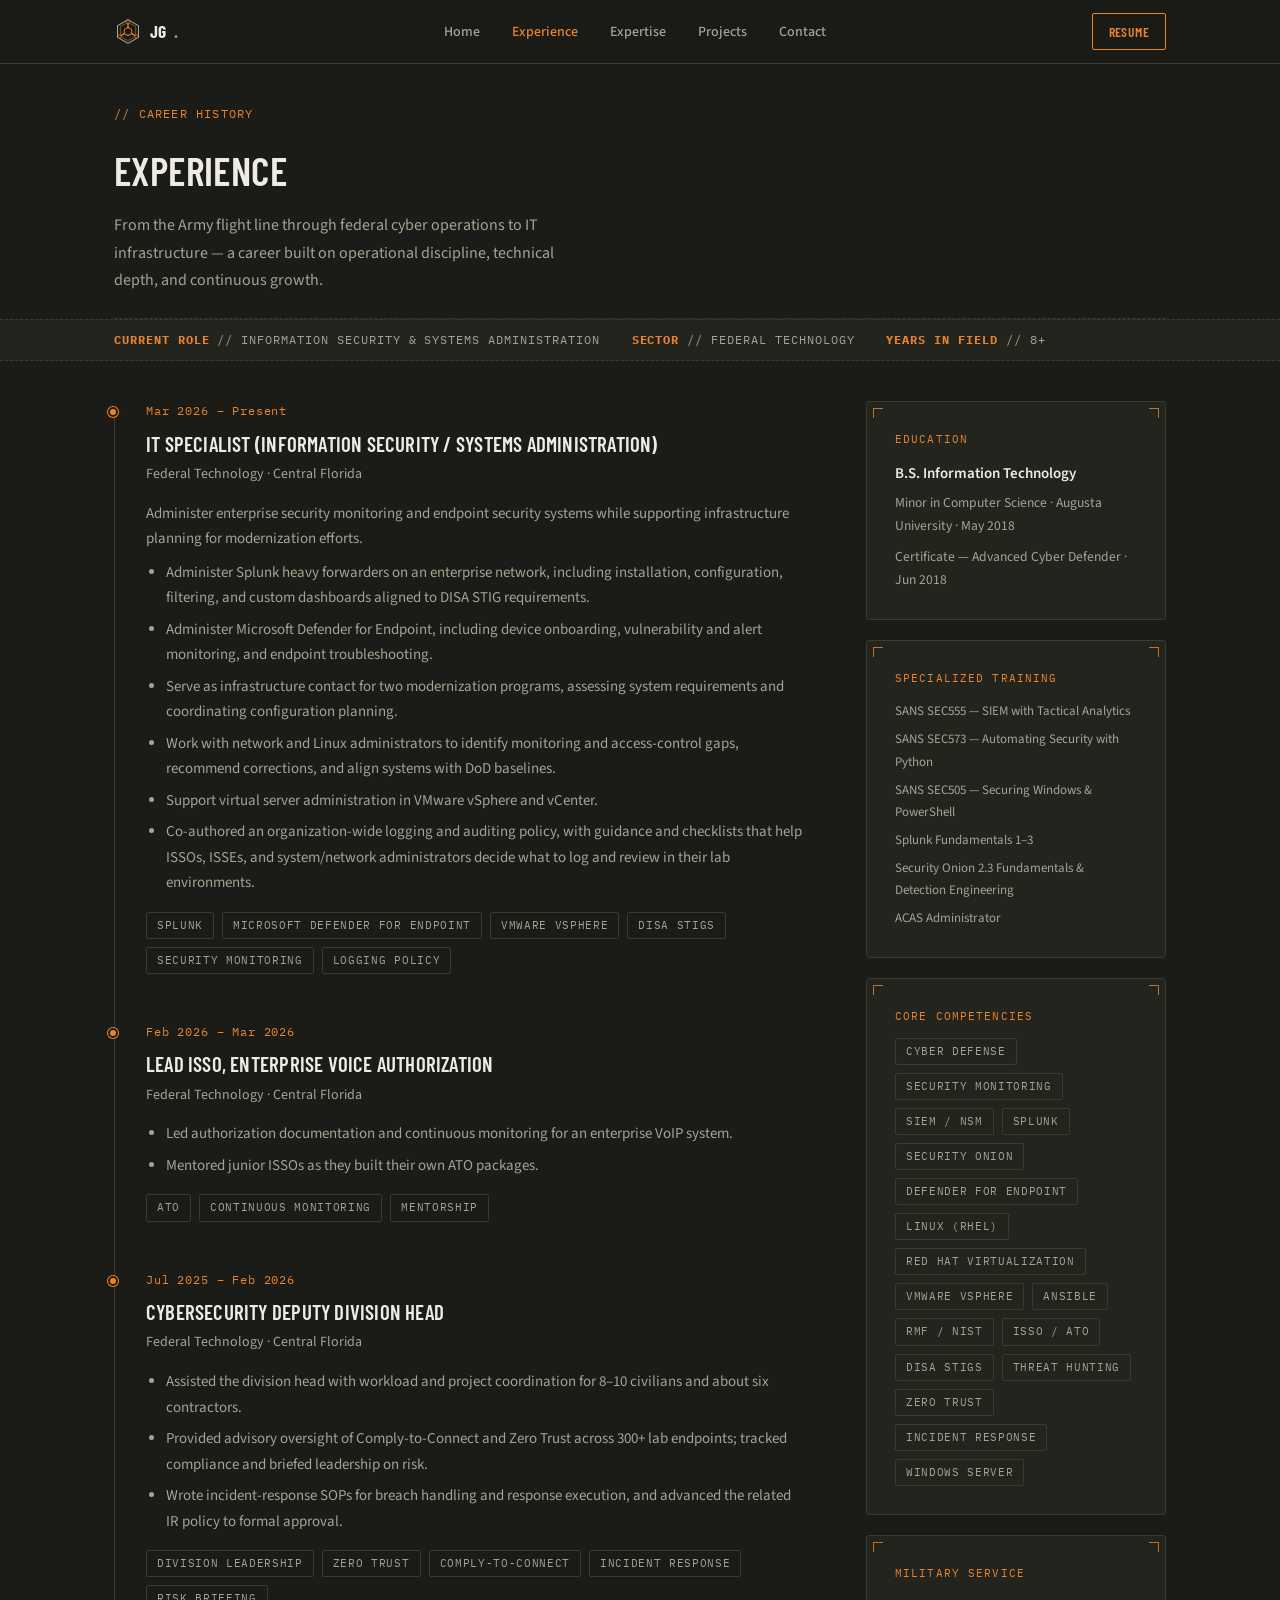
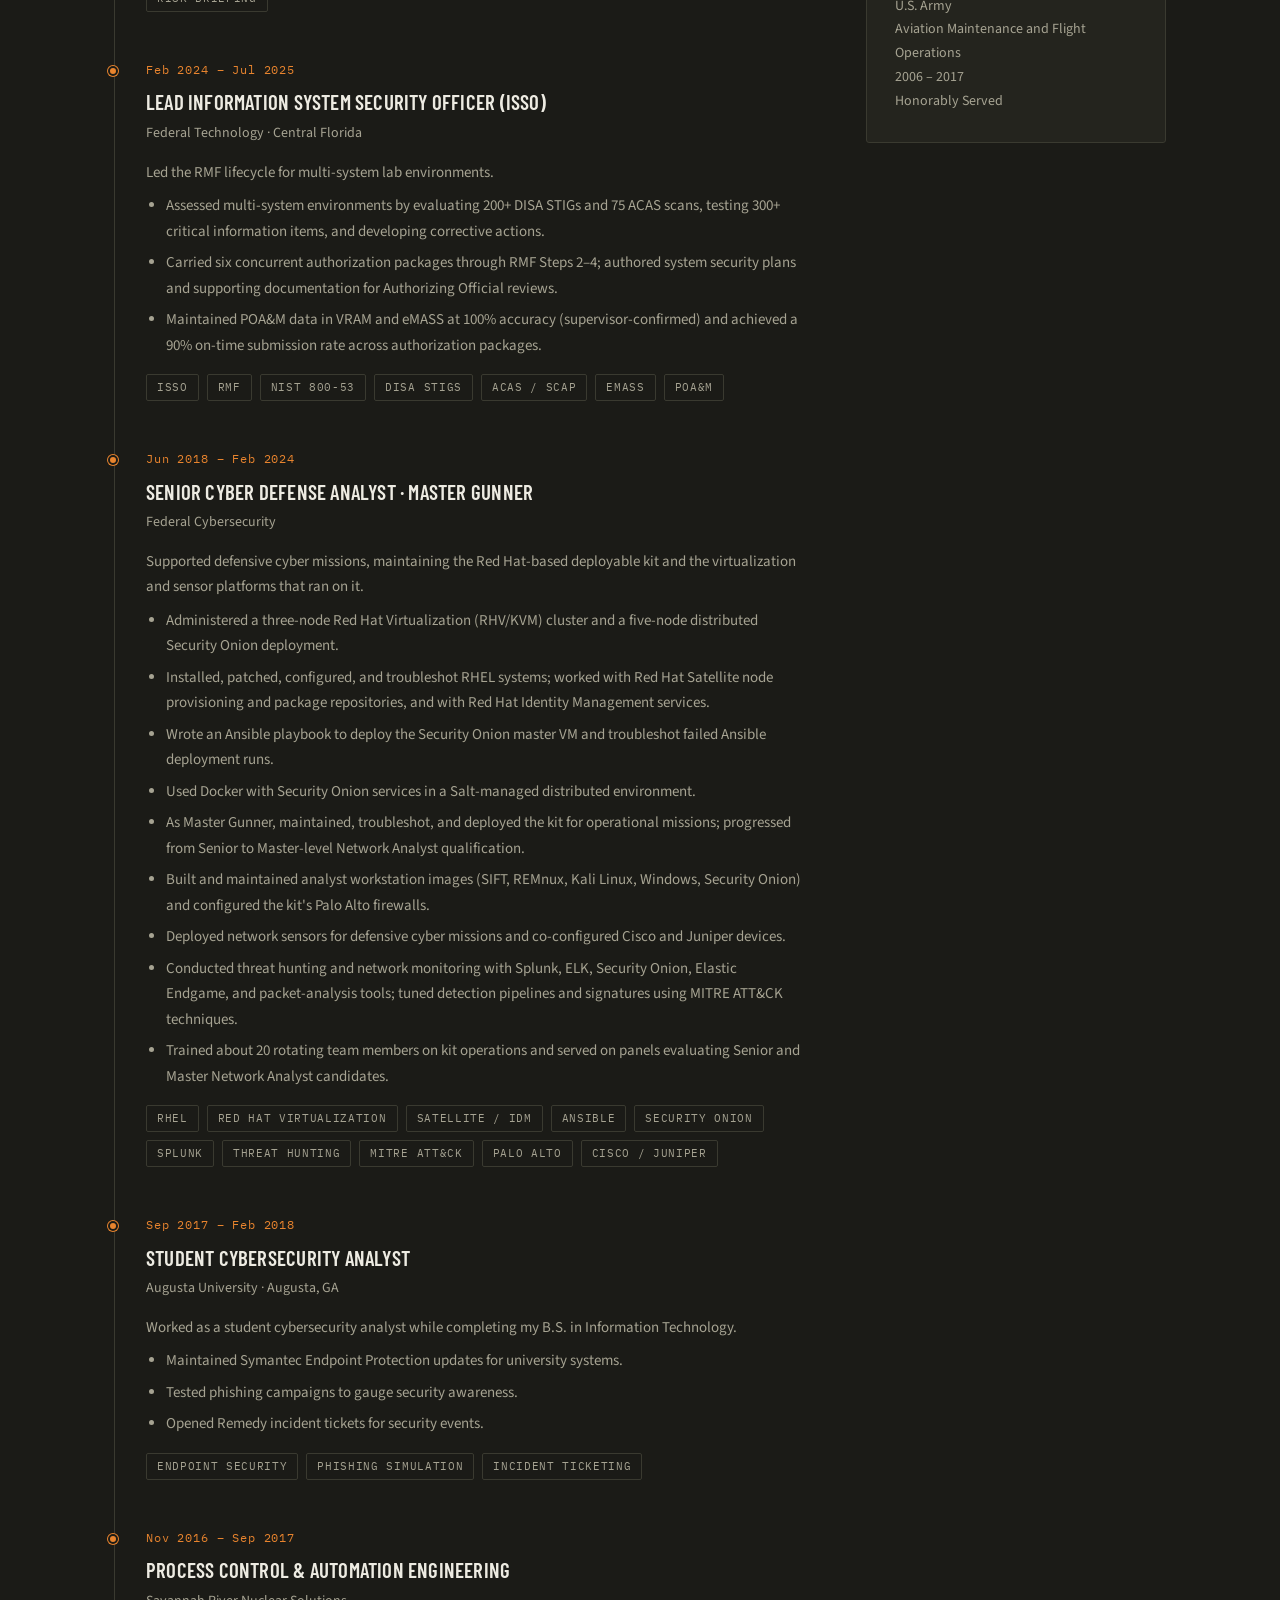
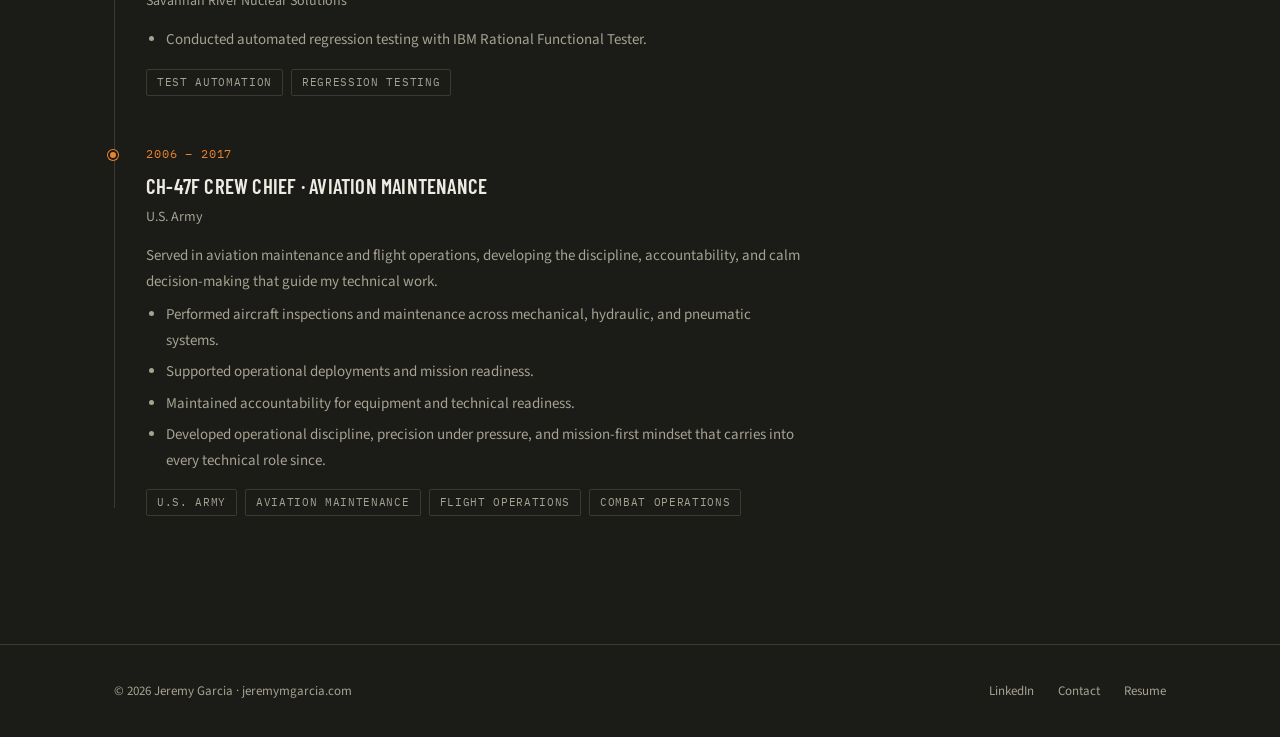
<file: experience.html>
<!DOCTYPE html>
<html lang="en">
<head>
  <meta charset="UTF-8" />
  <meta name="viewport" content="width=device-width, initial-scale=1.0" />
  <title>Experience — Jeremy Garcia</title>
  <meta name="description" content="Career history of Jeremy Garcia — security engineering, systems and network administration, cyber defense, and U.S. Army service." />
  <link rel="canonical" href="https://jeremymgarcia.com/experience.html" />
  <link rel="icon" type="image/svg+xml" href="assets/favicon.svg" />
  <meta property="og:title" content="Experience — Jeremy Garcia" />
  <meta property="og:description" content="Career history of Jeremy Garcia — security engineering, systems and network administration, cyber defense, and U.S. Army service." />
  <meta property="og:type" content="profile" />
  <meta property="og:url" content="https://jeremymgarcia.com/experience.html" />
  <meta name="twitter:card" content="summary" />
  <meta name="twitter:title" content="Experience — Jeremy Garcia" />
  <meta name="twitter:description" content="Career history of Jeremy Garcia — security engineering, systems and network administration, cyber defense, and U.S. Army service." />
  <link rel="preconnect" href="https://fonts.googleapis.com">
  <link rel="preconnect" href="https://fonts.gstatic.com" crossorigin>
  <link href="https://fonts.googleapis.com/css2?family=Barlow+Condensed:wght@500;600;700&family=Source+Sans+3:wght@400;500;600&family=IBM+Plex+Mono:wght@400;500&display=swap" rel="stylesheet">
  <link rel="stylesheet" href="assets/style.css" />
</head>
<body>

  <nav class="nav" role="navigation" aria-label="Main navigation">
    <div class="nav__inner">
      <a href="/" class="nav__logo"><svg width="28" height="31" viewBox="0 0 40 44" xmlns="http://www.w3.org/2000/svg" aria-hidden="true" focusable="false"><polygon points="20,5 35,14 35,30 20,39 5,30 5,14" fill="none" stroke="#A6A392" stroke-width="1.5"/><polygon points="20,9 31,15 31,29 20,35 9,29 9,15" fill="none" stroke="#E8842E" stroke-width="0.75"/><line x1="20" y1="22" x2="20" y2="8" stroke="#E8842E" stroke-width="2" stroke-linecap="round"/><line x1="20" y1="22" x2="32" y2="29" stroke="#E8842E" stroke-width="2" stroke-linecap="round"/><line x1="20" y1="22" x2="8" y2="29" stroke="#E8842E" stroke-width="2" stroke-linecap="round"/><circle cx="20" cy="8" r="2.2" fill="#1B1B17" stroke="#E8842E" stroke-width="1"/><circle cx="32" cy="29" r="2.2" fill="#1B1B17" stroke="#E8842E" stroke-width="1"/><circle cx="8" cy="29" r="2.2" fill="#1B1B17" stroke="#E8842E" stroke-width="1"/><circle cx="20" cy="22" r="5.5" fill="#1B1B17" stroke="#E8842E" stroke-width="1.5"/></svg>JG<span>.</span></a>
      <button class="nav__hamburger" aria-label="Toggle menu" aria-expanded="false">
        <span></span><span></span><span></span>
      </button>
      <ul class="nav__links">
        <li><a href="/">Home</a></li>
        <li><a href="experience.html">Experience</a></li>
        <li><a href="expertise.html">Expertise</a></li>
        <li><a href="projects.html">Projects</a></li>
        <li><a href="contact.html">Contact</a></li>
      </ul>
      <a href="contact.html#resume" class="nav__resume">Resume</a>
    </div>
  </nav>

  <div class="container">
    <div class="page-header">
      <p class="label">// Career History</p>
      <h1 class="section-title" style="font-size: clamp(1.75rem, 4vw, 2.5rem);">Experience</h1>
      <p class="section-subtitle" style="margin-bottom: 0;">
        From the Army flight line through federal cyber operations to IT infrastructure —
        a career built on operational discipline, technical depth, and continuous growth.
      </p>
    </div>
  </div>

  <div class="status-line">
    <div class="container">
      <div class="status-line__inner">
        <span class="status-line__item"><strong>CURRENT ROLE</strong> // INFORMATION SECURITY &amp; SYSTEMS ADMINISTRATION</span>
        <span class="status-line__item"><strong>SECTOR</strong> // FEDERAL TECHNOLOGY</span>
        <span class="status-line__item"><strong>YEARS IN FIELD</strong> // 8+</span>
      </div>
    </div>
  </div>

  <div class="container">
    <section>
      <div class="experience-layout">

        <!-- Timeline -->
        <div>
          <div class="timeline">

            <!-- Current role -->
            <div class="timeline__item current">
              <div class="timeline__date">Mar 2026 – Present</div>
              <div class="timeline__role">IT Specialist (Information Security / Systems Administration)</div>
              <div class="timeline__org">Federal Technology · Central Florida</div>
              <div class="timeline__body">
                <p>
                  Administer enterprise security monitoring and endpoint security systems
                  while supporting infrastructure planning for modernization efforts.
                </p>
                <ul>
                  <li>Administer Splunk heavy forwarders on an enterprise network, including
                      installation, configuration, filtering, and custom dashboards aligned to
                      DISA STIG requirements.</li>
                  <li>Administer Microsoft Defender for Endpoint, including device onboarding,
                      vulnerability and alert monitoring, and endpoint troubleshooting.</li>
                  <li>Serve as infrastructure contact for two modernization programs, assessing
                      system requirements and coordinating configuration planning.</li>
                  <li>Work with network and Linux administrators to identify monitoring and
                      access-control gaps, recommend corrections, and align systems with DoD
                      baselines.</li>
                  <li>Support virtual server administration in VMware vSphere and vCenter.</li>
                  <li>Co-authored an organization-wide logging and auditing policy, with
                      guidance and checklists that help ISSOs, ISSEs, and system/network
                      administrators decide what to log and review in their lab environments.</li>
                </ul>
                <div class="tags">
                  <span class="tag">Splunk</span>
                  <span class="tag">Microsoft Defender for Endpoint</span>
                  <span class="tag">VMware vSphere</span>
                  <span class="tag">DISA STIGs</span>
                  <span class="tag">Security Monitoring</span>
                  <span class="tag">Logging Policy</span>
                </div>
              </div>
            </div>

            <!-- Lead ISSO, enterprise voice -->
            <div class="timeline__item">
              <div class="timeline__date">Feb 2026 – Mar 2026</div>
              <div class="timeline__role">Lead ISSO, Enterprise Voice Authorization</div>
              <div class="timeline__org">Federal Technology · Central Florida</div>
              <div class="timeline__body">
                <ul>
                  <li>Led authorization documentation and continuous monitoring for an
                      enterprise VoIP system.</li>
                  <li>Mentored junior ISSOs as they built their own ATO packages.</li>
                </ul>
                <div class="tags">
                  <span class="tag">ATO</span>
                  <span class="tag">Continuous Monitoring</span>
                  <span class="tag">Mentorship</span>
                </div>
              </div>
            </div>

            <!-- Deputy Division Head -->
            <div class="timeline__item">
              <div class="timeline__date">Jul 2025 – Feb 2026</div>
              <div class="timeline__role">Cybersecurity Deputy Division Head</div>
              <div class="timeline__org">Federal Technology · Central Florida</div>
              <div class="timeline__body">
                <ul>
                  <li>Assisted the division head with workload and project coordination for
                      8–10 civilians and about six contractors.</li>
                  <li>Provided advisory oversight of Comply-to-Connect and Zero Trust across
                      300+ lab endpoints; tracked compliance and briefed leadership
                      on risk.</li>
                  <li>Wrote incident-response SOPs for breach handling and response execution,
                      and advanced the related IR policy to formal approval.</li>
                </ul>
                <div class="tags">
                  <span class="tag">Division Leadership</span>
                  <span class="tag">Zero Trust</span>
                  <span class="tag">Comply-to-Connect</span>
                  <span class="tag">Incident Response</span>
                  <span class="tag">Risk Briefing</span>
                </div>
              </div>
            </div>

            <!-- ISSO -->
            <div class="timeline__item">
              <div class="timeline__date">Feb 2024 – Jul 2025</div>
              <div class="timeline__role">Lead Information System Security Officer (ISSO)</div>
              <div class="timeline__org">Federal Technology · Central Florida</div>
              <div class="timeline__body">
                <p>
                  Led the RMF lifecycle for multi-system lab environments.
                </p>
                <ul>
                  <li>Assessed multi-system environments by evaluating 200+ DISA STIGs and
                      75 ACAS scans, testing 300+ critical information items, and developing
                      corrective actions.</li>
                  <li>Carried six concurrent authorization packages through RMF Steps 2–4;
                      authored system security plans and supporting documentation for
                      Authorizing Official reviews.</li>
                  <li>Maintained POA&amp;M data in VRAM and eMASS at 100% accuracy
                      (supervisor-confirmed) and achieved a 90% on-time submission rate
                      across authorization packages.</li>
                </ul>
                <div class="tags">
                  <span class="tag">ISSO</span>
                  <span class="tag">RMF</span>
                  <span class="tag">NIST 800-53</span>
                  <span class="tag">DISA STIGs</span>
                  <span class="tag">ACAS / SCAP</span>
                  <span class="tag">eMASS</span>
                  <span class="tag">POA&amp;M</span>
                </div>
              </div>
            </div>

            <!-- Army Cyber -->
            <div class="timeline__item">
              <div class="timeline__date">Jun 2018 – Feb 2024</div>
              <div class="timeline__role">Senior Cyber Defense Analyst · Master Gunner</div>
              <div class="timeline__org">Federal Cybersecurity</div>
              <div class="timeline__body">
                <p>
                  Supported defensive cyber missions, maintaining the Red Hat-based
                  deployable kit and the virtualization and sensor platforms that ran on it.
                </p>
                <ul>
                  <li>Administered a three-node Red Hat Virtualization (RHV/KVM) cluster and a
                      five-node distributed Security Onion deployment.</li>
                  <li>Installed, patched, configured, and troubleshot RHEL systems; worked with
                      Red Hat Satellite node provisioning and package repositories, and with
                      Red Hat Identity Management services.</li>
                  <li>Wrote an Ansible playbook to deploy the Security Onion master VM and
                      troubleshot failed Ansible deployment runs.</li>
                  <li>Used Docker with Security Onion services in a Salt-managed distributed
                      environment.</li>
                  <li>As Master Gunner, maintained, troubleshot, and deployed the kit for
                      operational missions; progressed from Senior to Master-level Network
                      Analyst qualification.</li>
                  <li>Built and maintained analyst workstation images (SIFT, REMnux, Kali Linux,
                      Windows, Security Onion) and configured the kit's Palo Alto firewalls.</li>
                  <li>Deployed network sensors for defensive cyber missions and co-configured
                      Cisco and Juniper devices.</li>
                  <li>Conducted threat hunting and network monitoring with Splunk, ELK, Security
                      Onion, Elastic Endgame, and packet-analysis tools; tuned detection
                      pipelines and signatures using MITRE ATT&amp;CK techniques.</li>
                  <li>Trained about 20 rotating team members on kit operations and served on
                      panels evaluating Senior and Master Network Analyst candidates.</li>
                </ul>
                <div class="tags">
                  <span class="tag">RHEL</span>
                  <span class="tag">Red Hat Virtualization</span>
                  <span class="tag">Satellite / IdM</span>
                  <span class="tag">Ansible</span>
                  <span class="tag">Security Onion</span>
                  <span class="tag">Splunk</span>
                  <span class="tag">Threat Hunting</span>
                  <span class="tag">MITRE ATT&amp;CK</span>
                  <span class="tag">Palo Alto</span>
                  <span class="tag">Cisco / Juniper</span>
                </div>
              </div>
            </div>

            <!-- Student -->
            <div class="timeline__item">
              <div class="timeline__date">Sep 2017 – Feb 2018</div>
              <div class="timeline__role">Student Cybersecurity Analyst</div>
              <div class="timeline__org">Augusta University · Augusta, GA</div>
              <div class="timeline__body">
                <p>
                  Worked as a student cybersecurity analyst while completing my B.S. in
                  Information Technology.
                </p>
                <ul>
                  <li>Maintained Symantec Endpoint Protection updates for university systems.</li>
                  <li>Tested phishing campaigns to gauge security awareness.</li>
                  <li>Opened Remedy incident tickets for security events.</li>
                </ul>
                <div class="tags">
                  <span class="tag">Endpoint Security</span>
                  <span class="tag">Phishing Simulation</span>
                  <span class="tag">Incident Ticketing</span>
                </div>
              </div>
            </div>

            <!-- Process control / automation -->
            <div class="timeline__item">
              <div class="timeline__date">Nov 2016 – Sep 2017</div>
              <div class="timeline__role">Process Control &amp; Automation Engineering</div>
              <div class="timeline__org">Savannah River Nuclear Solutions</div>
              <div class="timeline__body">
                <ul>
                  <li>Conducted automated regression testing with IBM Rational Functional Tester.</li>
                </ul>
                <div class="tags">
                  <span class="tag">Test Automation</span>
                  <span class="tag">Regression Testing</span>
                </div>
              </div>
            </div>

            <!-- Military Service -->
            <div class="timeline__item">
              <div class="timeline__date">2006 – 2017</div>
              <div class="timeline__role">CH-47F Crew Chief · Aviation Maintenance</div>
              <div class="timeline__org">U.S. Army</div>
              <div class="timeline__body">
                <p>
                  Served in aviation maintenance and flight operations, developing the
                  discipline, accountability, and calm decision-making that guide my technical work.
                </p>
                <ul>
                  <li>Performed aircraft inspections and maintenance across mechanical,
                      hydraulic, and pneumatic systems.</li>
                  <li>Supported operational deployments and mission readiness.</li>
                  <li>Maintained accountability for equipment and technical readiness.</li>
                  <li>Developed operational discipline, precision under pressure, and
                      mission-first mindset that carries into every technical role since.</li>
                </ul>
                <div class="tags">
                  <span class="tag">U.S. Army</span>
                  <span class="tag">Aviation Maintenance</span>
                  <span class="tag">Flight Operations</span>
                  <span class="tag">Combat Operations</span>
                </div>
              </div>
            </div>

          </div>
        </div>

        <!-- Sidebar -->
        <aside class="experience-sidebar">
          <div class="card" style="margin-bottom: 1.25rem;">
            <div class="card__label">Education</div>
            <div style="margin-top: .5rem;">
              <p style="font-weight: 600; margin-bottom: .25rem; font-size: .9375rem;">
                B.S. Information Technology
              </p>
              <p style="font-size: .85rem; color: var(--text-secondary); margin-bottom: .5rem;">
                Minor in Computer Science · Augusta University · May 2018
              </p>
              <p style="font-size: .85rem; color: var(--text-secondary);">
                Certificate — Advanced Cyber Defender · Jun 2018
              </p>
            </div>
          </div>

          <div class="card" style="margin-bottom: 1.25rem;">
            <div class="card__label">Specialized Training</div>
            <div style="margin-top: .75rem; display: flex; flex-direction: column; gap: .375rem;">
              <p style="font-size: .8125rem; color: var(--text-secondary);">SANS SEC555 — SIEM with Tactical Analytics</p>
              <p style="font-size: .8125rem; color: var(--text-secondary);">SANS SEC573 — Automating Security with Python</p>
              <p style="font-size: .8125rem; color: var(--text-secondary);">SANS SEC505 — Securing Windows &amp; PowerShell</p>
              <p style="font-size: .8125rem; color: var(--text-secondary);">Splunk Fundamentals 1–3</p>
              <p style="font-size: .8125rem; color: var(--text-secondary);">Security Onion 2.3 Fundamentals &amp; Detection Engineering</p>
              <p style="font-size: .8125rem; color: var(--text-secondary);">ACAS Administrator</p>
            </div>
          </div>

          <div class="card" style="margin-bottom: 1.25rem;">
            <div class="card__label">Core Competencies</div>
            <div class="tags" style="margin-top: .75rem;">
              <span class="tag">Cyber Defense</span>
              <span class="tag">Security Monitoring</span>
              <span class="tag">SIEM / NSM</span>
              <span class="tag">Splunk</span>
              <span class="tag">Security Onion</span>
              <span class="tag">Defender for Endpoint</span>
              <span class="tag">Linux (RHEL)</span>
              <span class="tag">Red Hat Virtualization</span>
              <span class="tag">VMware vSphere</span>
              <span class="tag">Ansible</span>
              <span class="tag">RMF / NIST</span>
              <span class="tag">ISSO / ATO</span>
              <span class="tag">DISA STIGs</span>
              <span class="tag">Threat Hunting</span>
              <span class="tag">Zero Trust</span>
              <span class="tag">Incident Response</span>
              <span class="tag">Windows Server</span>
            </div>
          </div>

          <div class="card">
            <div class="card__label">Military Service</div>
            <p style="font-size: .875rem; color: var(--text-secondary); margin-top: .5rem; line-height: 1.7;">
              U.S. Army<br>
              Aviation Maintenance and Flight Operations<br>
              2006 – 2017<br>
              Honorably Served
            </p>
          </div>
        </aside>

      </div>
    </section>
  </div>

  <footer class="footer">
    <div class="container">
      <div class="footer__inner">
        <span class="footer__copy">© 2026 Jeremy Garcia · jeremymgarcia.com</span>
        <ul class="footer__links">
          <li><a href="https://linkedin.com/in/jergarcia" target="_blank" rel="noopener">LinkedIn</a></li>
          <li><a href="contact.html">Contact</a></li>
          <li><a href="contact.html#resume">Resume</a></li>
        </ul>
      </div>
    </div>
  </footer>

  <script src="assets/nav.js"></script>
</body>
</html>
</file>
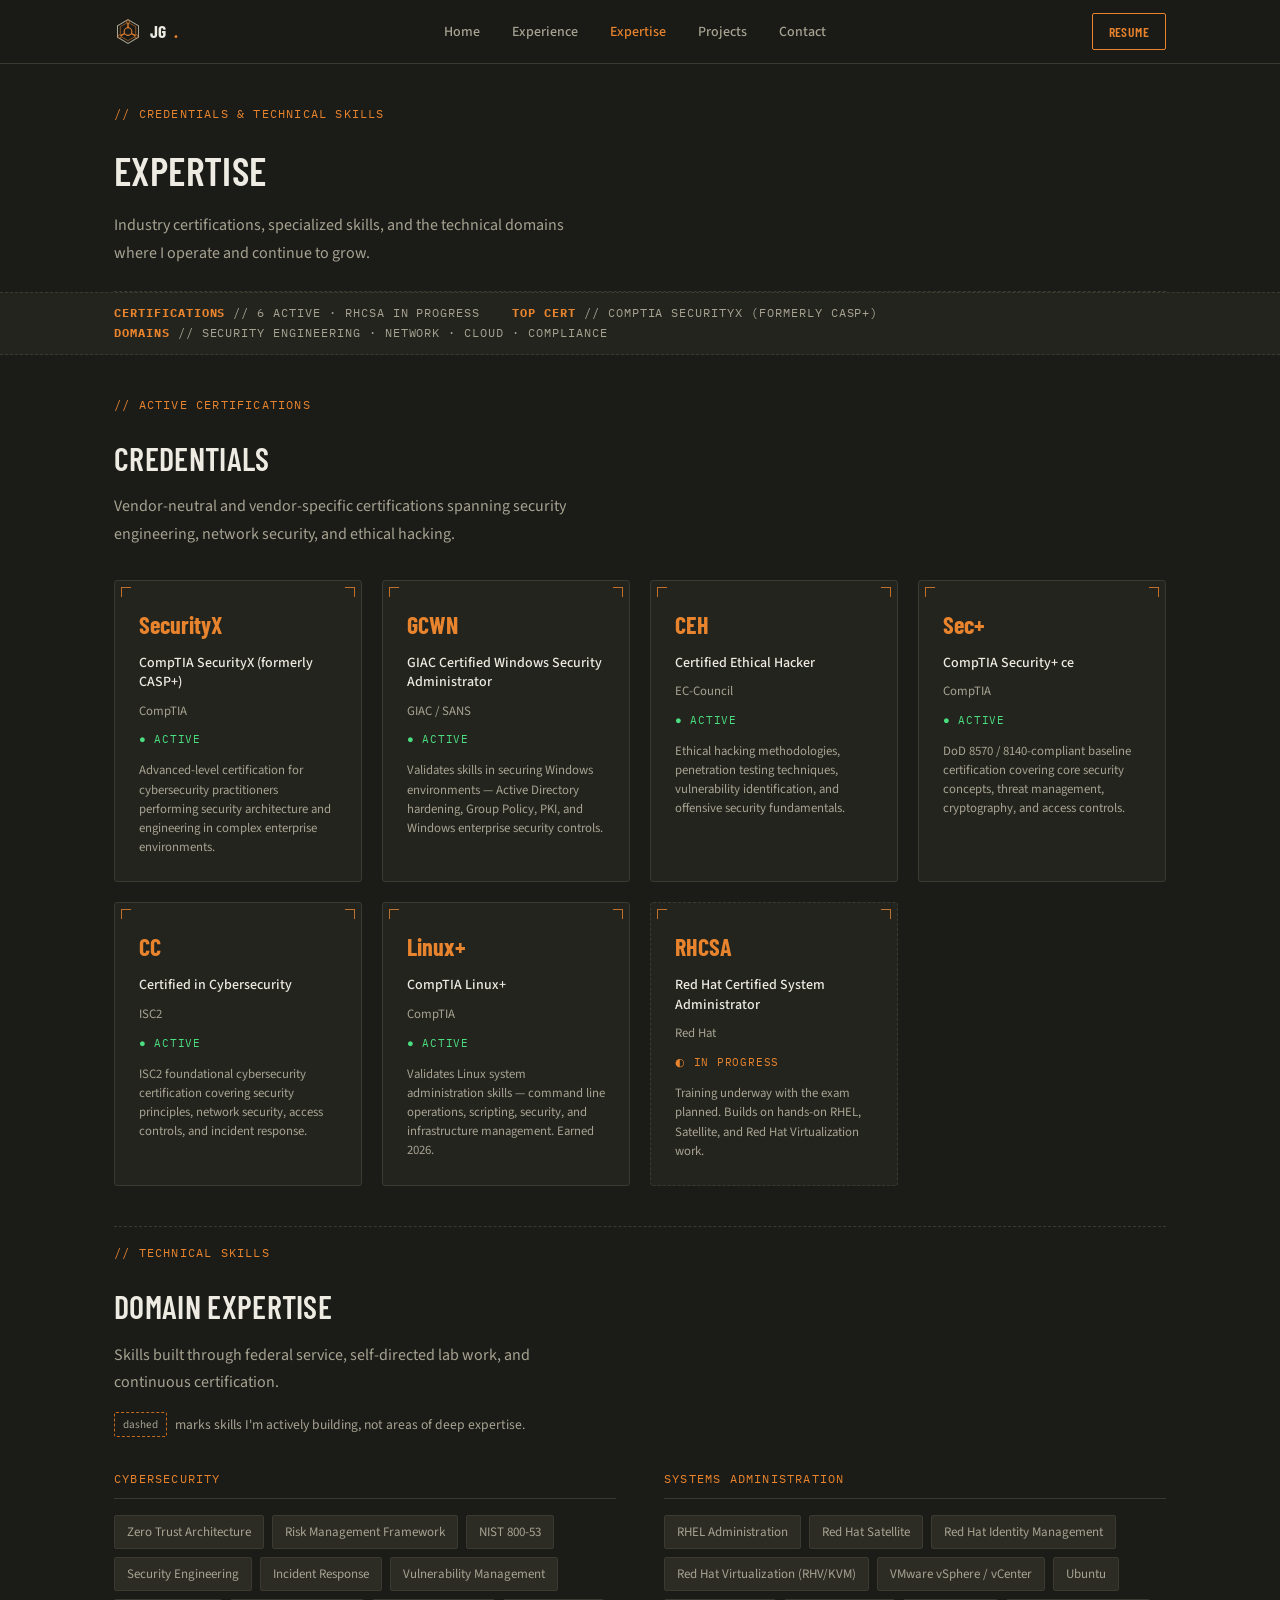
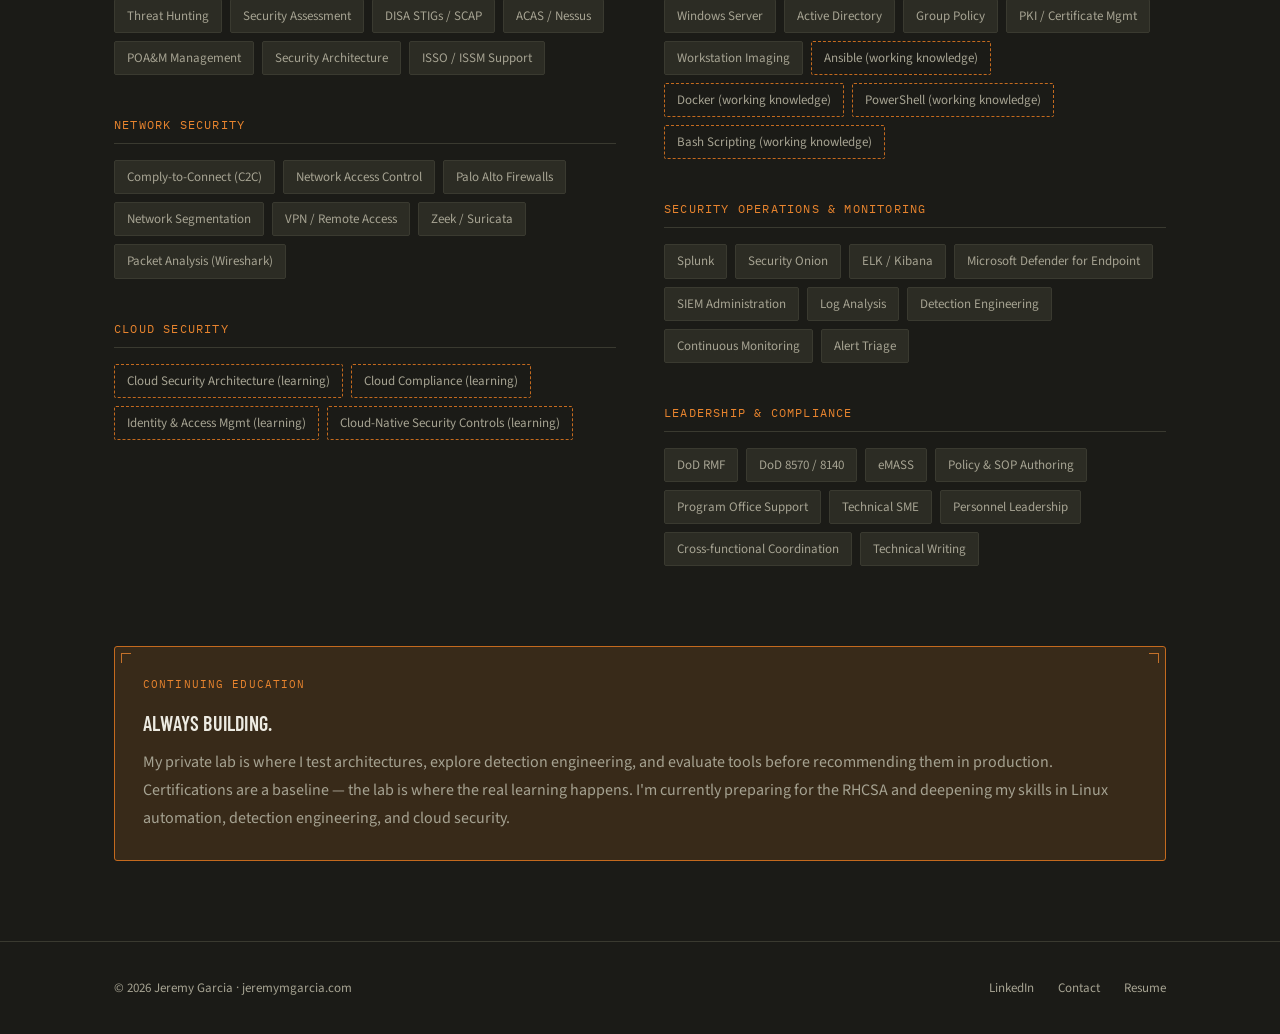
<file: expertise.html>
<!DOCTYPE html>
<html lang="en">
<head>
  <meta charset="UTF-8" />
  <meta name="viewport" content="width=device-width, initial-scale=1.0" />
  <title>Expertise &amp; Certifications — Jeremy Garcia</title>
  <meta name="description" content="Certifications and technical expertise of Jeremy Garcia — CompTIA SecurityX, GCWN, CEH, Security+, Linux+, and more." />
  <link rel="canonical" href="https://jeremymgarcia.com/expertise.html" />
  <link rel="icon" type="image/svg+xml" href="assets/favicon.svg" />
  <meta property="og:title" content="Expertise &amp; Certifications — Jeremy Garcia" />
  <meta property="og:description" content="Certifications and technical expertise of Jeremy Garcia — CompTIA SecurityX, GCWN, CEH, Security+, Linux+, and more." />
  <meta property="og:type" content="website" />
  <meta property="og:url" content="https://jeremymgarcia.com/expertise.html" />
  <meta name="twitter:card" content="summary" />
  <meta name="twitter:title" content="Expertise &amp; Certifications — Jeremy Garcia" />
  <meta name="twitter:description" content="Certifications and technical expertise of Jeremy Garcia — CompTIA SecurityX, GCWN, CEH, Security+, Linux+, and more." />
  <link rel="preconnect" href="https://fonts.googleapis.com">
  <link rel="preconnect" href="https://fonts.gstatic.com" crossorigin>
  <link href="https://fonts.googleapis.com/css2?family=Barlow+Condensed:wght@500;600;700&family=Source+Sans+3:wght@400;500;600&family=IBM+Plex+Mono:wght@400;500&display=swap" rel="stylesheet">
  <link rel="stylesheet" href="assets/style.css" />
</head>
<body>

  <nav class="nav" role="navigation" aria-label="Main navigation">
    <div class="nav__inner">
      <a href="/" class="nav__logo"><svg width="28" height="31" viewBox="0 0 40 44" xmlns="http://www.w3.org/2000/svg" aria-hidden="true" focusable="false"><polygon points="20,5 35,14 35,30 20,39 5,30 5,14" fill="none" stroke="#A6A392" stroke-width="1.5"/><polygon points="20,9 31,15 31,29 20,35 9,29 9,15" fill="none" stroke="#E8842E" stroke-width="0.75"/><line x1="20" y1="22" x2="20" y2="8" stroke="#E8842E" stroke-width="2" stroke-linecap="round"/><line x1="20" y1="22" x2="32" y2="29" stroke="#E8842E" stroke-width="2" stroke-linecap="round"/><line x1="20" y1="22" x2="8" y2="29" stroke="#E8842E" stroke-width="2" stroke-linecap="round"/><circle cx="20" cy="8" r="2.2" fill="#1B1B17" stroke="#E8842E" stroke-width="1"/><circle cx="32" cy="29" r="2.2" fill="#1B1B17" stroke="#E8842E" stroke-width="1"/><circle cx="8" cy="29" r="2.2" fill="#1B1B17" stroke="#E8842E" stroke-width="1"/><circle cx="20" cy="22" r="5.5" fill="#1B1B17" stroke="#E8842E" stroke-width="1.5"/></svg>JG<span>.</span></a>
      <button class="nav__hamburger" aria-label="Toggle menu" aria-expanded="false">
        <span></span><span></span><span></span>
      </button>
      <ul class="nav__links">
        <li><a href="/">Home</a></li>
        <li><a href="experience.html">Experience</a></li>
        <li><a href="expertise.html">Expertise</a></li>
        <li><a href="projects.html">Projects</a></li>
        <li><a href="contact.html">Contact</a></li>
      </ul>
      <a href="contact.html#resume" class="nav__resume">Resume</a>
    </div>
  </nav>

  <div class="container">
    <div class="page-header">
      <p class="label">// Credentials & Technical Skills</p>
      <h1 class="section-title" style="font-size: clamp(1.75rem, 4vw, 2.5rem);">Expertise</h1>
      <p class="section-subtitle" style="margin-bottom: 0;">
        Industry certifications, specialized skills, and the technical domains
        where I operate and continue to grow.
      </p>
    </div>
  </div>

  <div class="status-line">
    <div class="container">
      <div class="status-line__inner">
        <span class="status-line__item"><strong>CERTIFICATIONS</strong> // 6 ACTIVE · RHCSA IN PROGRESS</span>
        <span class="status-line__item"><strong>TOP CERT</strong> // COMPTIA SECURITYX (FORMERLY CASP+)</span>
        <span class="status-line__item"><strong>DOMAINS</strong> // SECURITY ENGINEERING · NETWORK · CLOUD · COMPLIANCE</span>
      </div>
    </div>
  </div>

  <div class="container">

    <!-- Certifications -->
    <section>
      <p class="label" style="margin-bottom: 1rem;">// Active Certifications</p>
      <h2 class="section-title">Credentials</h2>
      <p class="section-subtitle">
        Vendor-neutral and vendor-specific certifications spanning security engineering,
        network security, and ethical hacking.
      </p>

      <div class="cert-grid">
        <div class="cert-card">
          <div class="cert-card__abbr">SecurityX</div>
          <div class="cert-card__name">CompTIA SecurityX (formerly CASP+)</div>
          <div class="cert-card__issuer">CompTIA</div>
          <div class="cert-card__status">● Active</div>
          <p style="font-size: .8rem; color: var(--text-secondary); margin-top: .25rem; line-height: 1.5;">
            Advanced-level certification for cybersecurity practitioners performing
            security architecture and engineering in complex enterprise environments.
          </p>
        </div>

        <div class="cert-card">
          <div class="cert-card__abbr">GCWN</div>
          <div class="cert-card__name">GIAC Certified Windows Security Administrator</div>
          <div class="cert-card__issuer">GIAC / SANS</div>
          <div class="cert-card__status">● Active</div>
          <p style="font-size: .8rem; color: var(--text-secondary); margin-top: .25rem; line-height: 1.5;">
            Validates skills in securing Windows environments — Active Directory
            hardening, Group Policy, PKI, and Windows enterprise security controls.
          </p>
        </div>

        <div class="cert-card">
          <div class="cert-card__abbr">CEH</div>
          <div class="cert-card__name">Certified Ethical Hacker</div>
          <div class="cert-card__issuer">EC-Council</div>
          <div class="cert-card__status">● Active</div>
          <p style="font-size: .8rem; color: var(--text-secondary); margin-top: .25rem; line-height: 1.5;">
            Ethical hacking methodologies, penetration testing techniques,
            vulnerability identification, and offensive security fundamentals.
          </p>
        </div>

        <div class="cert-card">
          <div class="cert-card__abbr">Sec+</div>
          <div class="cert-card__name">CompTIA Security+ ce</div>
          <div class="cert-card__issuer">CompTIA</div>
          <div class="cert-card__status">● Active</div>
          <p style="font-size: .8rem; color: var(--text-secondary); margin-top: .25rem; line-height: 1.5;">
            DoD 8570 / 8140-compliant baseline certification covering core security
            concepts, threat management, cryptography, and access controls.
          </p>
        </div>

        <div class="cert-card">
          <div class="cert-card__abbr">CC</div>
          <div class="cert-card__name">Certified in Cybersecurity</div>
          <div class="cert-card__issuer">ISC2</div>
          <div class="cert-card__status">● Active</div>
          <p style="font-size: .8rem; color: var(--text-secondary); margin-top: .25rem; line-height: 1.5;">
            ISC2 foundational cybersecurity certification covering security principles,
            network security, access controls, and incident response.
          </p>
        </div>

        <div class="cert-card">
          <div class="cert-card__abbr">Linux+</div>
          <div class="cert-card__name">CompTIA Linux+</div>
          <div class="cert-card__issuer">CompTIA</div>
          <div class="cert-card__status">● Active</div>
          <p style="font-size: .8rem; color: var(--text-secondary); margin-top: .25rem; line-height: 1.5;">
            Validates Linux system administration skills — command line operations,
            scripting, security, and infrastructure management. Earned 2026.
          </p>
        </div>

        <div class="cert-card" style="border-style: dashed;">
          <div class="cert-card__abbr">RHCSA</div>
          <div class="cert-card__name">Red Hat Certified System Administrator</div>
          <div class="cert-card__issuer">Red Hat</div>
          <div class="cert-card__status" style="color: var(--accent);">◐ In Progress</div>
          <p style="font-size: .8rem; color: var(--text-secondary); margin-top: .25rem; line-height: 1.5;">
            Training underway with the exam planned. Builds on hands-on RHEL, Satellite,
            and Red Hat Virtualization work.
          </p>
        </div>
      </div>
    </section>

    <hr class="divider" style="margin: 0 0 1rem;" />

    <!-- Skills matrix -->
    <section style="padding-top: 0;">
      <p class="label" style="margin-bottom: 1rem;">// Technical Skills</p>
      <h2 class="section-title">Domain Expertise</h2>
      <p class="section-subtitle" style="margin-bottom: 1rem;">Skills built through federal service, self-directed lab work, and continuous certification.</p>
      <p class="section-subtitle" style="font-size: .85rem; margin-bottom: 2rem; display: flex; align-items: center; gap: .5rem;">
        <span class="skill-pill skill-pill--learning" style="padding: 2px 8px; font-size: .7rem;">dashed</span>
        marks skills I'm actively building, not areas of deep expertise.
      </p>

      <div style="display: grid; grid-template-columns: repeat(auto-fit, minmax(300px, 1fr)); gap: 0 3rem;">

        <div>
          <div class="skill-domain">
            <div class="skill-domain__title">Cybersecurity</div>
            <div class="skill-pills">
              <span class="skill-pill">Zero Trust Architecture</span>
              <span class="skill-pill">Risk Management Framework</span>
              <span class="skill-pill">NIST 800-53</span>
              <span class="skill-pill">Security Engineering</span>
              <span class="skill-pill">Incident Response</span>
              <span class="skill-pill">Vulnerability Management</span>
              <span class="skill-pill">Threat Hunting</span>
              <span class="skill-pill">Security Assessment</span>
              <span class="skill-pill">DISA STIGs / SCAP</span>
              <span class="skill-pill">ACAS / Nessus</span>
              <span class="skill-pill">POA&amp;M Management</span>
              <span class="skill-pill">Security Architecture</span>
              <span class="skill-pill">ISSO / ISSM Support</span>
            </div>
          </div>

          <div class="skill-domain">
            <div class="skill-domain__title">Network Security</div>
            <div class="skill-pills">
              <span class="skill-pill">Comply-to-Connect (C2C)</span>
              <span class="skill-pill">Network Access Control</span>
              <span class="skill-pill">Palo Alto Firewalls</span>
              <span class="skill-pill">Network Segmentation</span>
              <span class="skill-pill">VPN / Remote Access</span>
              <span class="skill-pill">Zeek / Suricata</span>
              <span class="skill-pill">Packet Analysis (Wireshark)</span>
            </div>
          </div>

          <div class="skill-domain">
            <div class="skill-domain__title">Cloud Security</div>
            <div class="skill-pills">
              <span class="skill-pill skill-pill--learning">Cloud Security Architecture (learning)</span>
              <span class="skill-pill skill-pill--learning">Cloud Compliance (learning)</span>
              <span class="skill-pill skill-pill--learning">Identity &amp; Access Mgmt (learning)</span>
              <span class="skill-pill skill-pill--learning">Cloud-Native Security Controls (learning)</span>
            </div>
          </div>
        </div>

        <div>
          <div class="skill-domain">
            <div class="skill-domain__title">Systems Administration</div>
            <div class="skill-pills">
              <span class="skill-pill">RHEL Administration</span>
              <span class="skill-pill">Red Hat Satellite</span>
              <span class="skill-pill">Red Hat Identity Management</span>
              <span class="skill-pill">Red Hat Virtualization (RHV/KVM)</span>
              <span class="skill-pill">VMware vSphere / vCenter</span>
              <span class="skill-pill">Ubuntu</span>
              <span class="skill-pill">Windows Server</span>
              <span class="skill-pill">Active Directory</span>
              <span class="skill-pill">Group Policy</span>
              <span class="skill-pill">PKI / Certificate Mgmt</span>
              <span class="skill-pill">Workstation Imaging</span>
              <span class="skill-pill skill-pill--learning">Ansible (working knowledge)</span>
              <span class="skill-pill skill-pill--learning">Docker (working knowledge)</span>
              <span class="skill-pill skill-pill--learning">PowerShell (working knowledge)</span>
              <span class="skill-pill skill-pill--learning">Bash Scripting (working knowledge)</span>
            </div>
          </div>

          <div class="skill-domain">
            <div class="skill-domain__title">Security Operations & Monitoring</div>
            <div class="skill-pills">
              <span class="skill-pill">Splunk</span>
              <span class="skill-pill">Security Onion</span>
              <span class="skill-pill">ELK / Kibana</span>
              <span class="skill-pill">Microsoft Defender for Endpoint</span>
              <span class="skill-pill">SIEM Administration</span>
              <span class="skill-pill">Log Analysis</span>
              <span class="skill-pill">Detection Engineering</span>
              <span class="skill-pill">Continuous Monitoring</span>
              <span class="skill-pill">Alert Triage</span>
            </div>
          </div>

          <div class="skill-domain">
            <div class="skill-domain__title">Leadership & Compliance</div>
            <div class="skill-pills">
              <span class="skill-pill">DoD RMF</span>
              <span class="skill-pill">DoD 8570 / 8140</span>
              <span class="skill-pill">eMASS</span>
              <span class="skill-pill">Policy &amp; SOP Authoring</span>
              <span class="skill-pill">Program Office Support</span>
              <span class="skill-pill">Technical SME</span>
              <span class="skill-pill">Personnel Leadership</span>
              <span class="skill-pill">Cross-functional Coordination</span>
              <span class="skill-pill">Technical Writing</span>
            </div>
          </div>
        </div>

      </div>
    </section>

    <!-- Continuing education callout -->
    <section style="padding-top: 0;">
      <div class="card" style="border-color: var(--accent-dim); background: var(--accent-glow);">
        <div class="card__label">Continuing Education</div>
        <div class="card__title">Always building.</div>
        <div class="card__body" style="font-size: 1rem; line-height: 1.75; margin-top: .5rem;">
          My private lab is where I test architectures, explore detection engineering, and
          evaluate tools before recommending them in production. Certifications are a baseline
          — the lab is where the real learning happens. I'm currently preparing for the
          RHCSA and deepening my skills in Linux automation, detection engineering, and
          cloud security.
        </div>
      </div>
    </section>

  </div>

  <footer class="footer">
    <div class="container">
      <div class="footer__inner">
        <span class="footer__copy">© 2026 Jeremy Garcia · jeremymgarcia.com</span>
        <ul class="footer__links">
          <li><a href="https://linkedin.com/in/jergarcia" target="_blank" rel="noopener">LinkedIn</a></li>
          <li><a href="contact.html">Contact</a></li>
          <li><a href="contact.html#resume">Resume</a></li>
        </ul>
      </div>
    </div>
  </footer>

  <script src="assets/nav.js"></script>
</body>
</html>
</file>
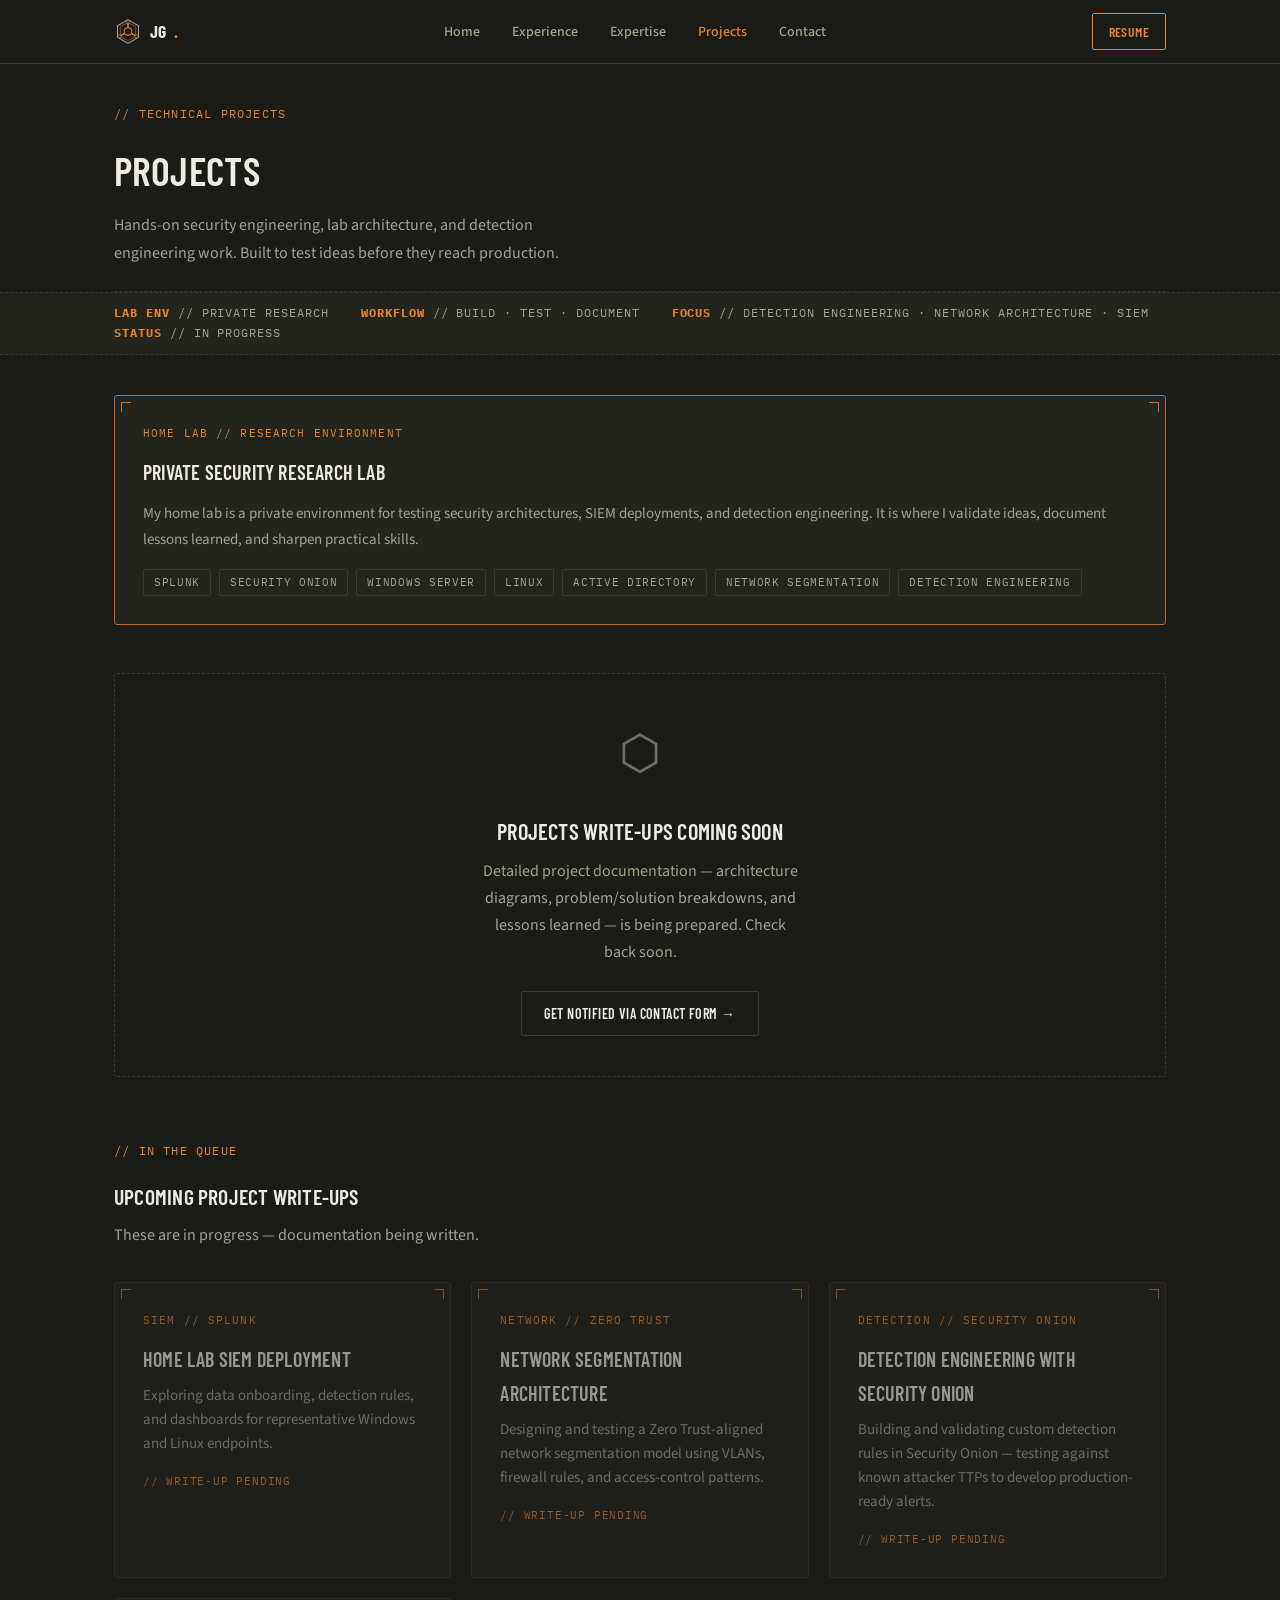
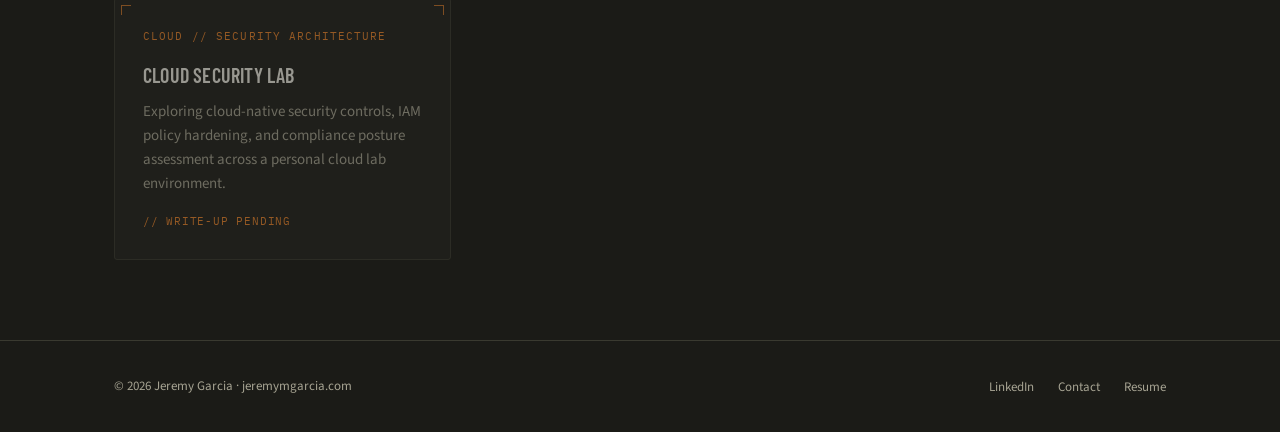
<file: projects.html>
<!DOCTYPE html>
<html lang="en">
<head>
  <meta charset="UTF-8" />
  <meta name="viewport" content="width=device-width, initial-scale=1.0" />
  <title>Projects — Jeremy Garcia</title>
  <meta name="description" content="Technical projects and home lab work by Jeremy Garcia — security engineering, SIEM deployments, detection engineering, and network architecture." />
  <link rel="canonical" href="https://jeremymgarcia.com/projects.html" />
  <link rel="icon" type="image/svg+xml" href="assets/favicon.svg" />
  <meta property="og:title" content="Projects — Jeremy Garcia" />
  <meta property="og:description" content="Technical projects and home lab work by Jeremy Garcia — security engineering, SIEM deployments, detection engineering, and network architecture." />
  <meta property="og:type" content="website" />
  <meta property="og:url" content="https://jeremymgarcia.com/projects.html" />
  <meta name="twitter:card" content="summary" />
  <meta name="twitter:title" content="Projects — Jeremy Garcia" />
  <meta name="twitter:description" content="Technical projects and home lab work by Jeremy Garcia — security engineering, SIEM deployments, detection engineering, and network architecture." />
  <link rel="preconnect" href="https://fonts.googleapis.com">
  <link rel="preconnect" href="https://fonts.gstatic.com" crossorigin>
  <link href="https://fonts.googleapis.com/css2?family=Barlow+Condensed:wght@500;600;700&family=Source+Sans+3:wght@400;500;600&family=IBM+Plex+Mono:wght@400;500&display=swap" rel="stylesheet">
  <link rel="stylesheet" href="assets/style.css" />
</head>
<body>

  <nav class="nav" role="navigation" aria-label="Main navigation">
    <div class="nav__inner">
      <a href="/" class="nav__logo"><svg width="28" height="31" viewBox="0 0 40 44" xmlns="http://www.w3.org/2000/svg" aria-hidden="true" focusable="false"><polygon points="20,5 35,14 35,30 20,39 5,30 5,14" fill="none" stroke="#A6A392" stroke-width="1.5"/><polygon points="20,9 31,15 31,29 20,35 9,29 9,15" fill="none" stroke="#E8842E" stroke-width="0.75"/><line x1="20" y1="22" x2="20" y2="8" stroke="#E8842E" stroke-width="2" stroke-linecap="round"/><line x1="20" y1="22" x2="32" y2="29" stroke="#E8842E" stroke-width="2" stroke-linecap="round"/><line x1="20" y1="22" x2="8" y2="29" stroke="#E8842E" stroke-width="2" stroke-linecap="round"/><circle cx="20" cy="8" r="2.2" fill="#1B1B17" stroke="#E8842E" stroke-width="1"/><circle cx="32" cy="29" r="2.2" fill="#1B1B17" stroke="#E8842E" stroke-width="1"/><circle cx="8" cy="29" r="2.2" fill="#1B1B17" stroke="#E8842E" stroke-width="1"/><circle cx="20" cy="22" r="5.5" fill="#1B1B17" stroke="#E8842E" stroke-width="1.5"/></svg>JG<span>.</span></a>
      <button class="nav__hamburger" aria-label="Toggle menu" aria-expanded="false">
        <span></span><span></span><span></span>
      </button>
      <ul class="nav__links">
        <li><a href="/">Home</a></li>
        <li><a href="experience.html">Experience</a></li>
        <li><a href="expertise.html">Expertise</a></li>
        <li><a href="projects.html">Projects</a></li>
        <li><a href="contact.html">Contact</a></li>
      </ul>
      <a href="contact.html#resume" class="nav__resume">Resume</a>
    </div>
  </nav>

  <div class="container">
    <div class="page-header">
      <p class="label">// Technical Projects</p>
      <h1 class="section-title" style="font-size: clamp(1.75rem, 4vw, 2.5rem);">Projects</h1>
      <p class="section-subtitle" style="margin-bottom: 0;">
        Hands-on security engineering, lab architecture, and detection engineering work.
        Built to test ideas before they reach production.
      </p>
    </div>
  </div>

  <div class="status-line">
    <div class="container">
      <div class="status-line__inner">
        <span class="status-line__item"><strong>LAB ENV</strong> // PRIVATE RESEARCH</span>
        <span class="status-line__item"><strong>WORKFLOW</strong> // BUILD · TEST · DOCUMENT</span>
        <span class="status-line__item"><strong>FOCUS</strong> // DETECTION ENGINEERING · NETWORK ARCHITECTURE · SIEM</span>
        <span class="status-line__item"><strong>STATUS</strong> // IN PROGRESS</span>
      </div>
    </div>
  </div>

  <div class="container">
    <section>

      <!-- Home lab callout -->
      <div class="card" style="margin-bottom: 3rem; border-color: var(--accent-dim);">
        <div style="display: grid; grid-template-columns: 1fr auto; gap: 1rem; align-items: start;">
          <div>
            <div class="card__label">Home Lab // Research Environment</div>
            <div class="card__title" style="font-size: 1.25rem; margin-bottom: .75rem;">
              Private Security Research Lab
            </div>
            <div class="card__body" style="font-size: .9375rem; line-height: 1.75;">
              My home lab is a private environment for testing security architectures, SIEM
              deployments, and detection engineering. It is where I validate ideas, document
              lessons learned, and sharpen practical skills.
            </div>
            <div class="tags">
              <span class="tag">Splunk</span>
              <span class="tag">Security Onion</span>
              <span class="tag">Windows Server</span>
              <span class="tag">Linux</span>
              <span class="tag">Active Directory</span>
              <span class="tag">Network Segmentation</span>
              <span class="tag">Detection Engineering</span>
            </div>
          </div>
        </div>
      </div>

      <!-- Coming soon empty state -->
      <div class="empty-state">
        <div class="empty-state__icon">⬡</div>
        <div class="empty-state__title">Projects write-ups coming soon</div>
        <div class="empty-state__body">
          Detailed project documentation — architecture diagrams, problem/solution
          breakdowns, and lessons learned — is being prepared. Check back soon.
        </div>
        <a href="contact.html" class="btn btn-outline" style="font-size: .875rem;">
          Get notified via contact form →
        </a>
      </div>

      <!-- Preview cards (teaser) -->
      <p class="label" style="margin-top: 4rem; margin-bottom: 1rem;">// In the Queue</p>
      <h2 class="section-title" style="font-size: 1.35rem; margin-bottom: .5rem;">Upcoming Project Write-Ups</h2>
      <p class="section-subtitle">These are in progress — documentation being written.</p>

      <div class="grid-2">
        <div class="card" style="opacity: .6; cursor: default;">
          <div class="card__label">SIEM // Splunk</div>
          <div class="card__title">Home Lab SIEM Deployment</div>
          <div class="card__body">
            Exploring data onboarding, detection rules, and dashboards for representative
            Windows and Linux endpoints.
          </div>
          <p style="font-family: var(--font-mono); font-size: .7rem; color: var(--accent); margin-top: 1rem; letter-spacing: .07em;">
            // WRITE-UP PENDING
          </p>
        </div>

        <div class="card" style="opacity: .6; cursor: default;">
          <div class="card__label">Network // Zero Trust</div>
          <div class="card__title">Network Segmentation Architecture</div>
          <div class="card__body">
            Designing and testing a Zero Trust-aligned network segmentation model
            using VLANs, firewall rules, and access-control patterns.
          </div>
          <p style="font-family: var(--font-mono); font-size: .7rem; color: var(--accent); margin-top: 1rem; letter-spacing: .07em;">
            // WRITE-UP PENDING
          </p>
        </div>

        <div class="card" style="opacity: .6; cursor: default;">
          <div class="card__label">Detection // Security Onion</div>
          <div class="card__title">Detection Engineering with Security Onion</div>
          <div class="card__body">
            Building and validating custom detection rules in Security Onion —
            testing against known attacker TTPs to develop production-ready alerts.
          </div>
          <p style="font-family: var(--font-mono); font-size: .7rem; color: var(--accent); margin-top: 1rem; letter-spacing: .07em;">
            // WRITE-UP PENDING
          </p>
        </div>

        <div class="card" style="opacity: .6; cursor: default;">
          <div class="card__label">Cloud // Security Architecture</div>
          <div class="card__title">Cloud Security Lab</div>
          <div class="card__body">
            Exploring cloud-native security controls, IAM policy hardening,
            and compliance posture assessment across a personal cloud lab environment.
          </div>
          <p style="font-family: var(--font-mono); font-size: .7rem; color: var(--accent); margin-top: 1rem; letter-spacing: .07em;">
            // WRITE-UP PENDING
          </p>
        </div>
      </div>

    </section>
  </div>

  <footer class="footer">
    <div class="container">
      <div class="footer__inner">
        <span class="footer__copy">© 2026 Jeremy Garcia · jeremymgarcia.com</span>
        <ul class="footer__links">
          <li><a href="https://linkedin.com/in/jergarcia" target="_blank" rel="noopener">LinkedIn</a></li>
          <li><a href="contact.html">Contact</a></li>
          <li><a href="contact.html#resume">Resume</a></li>
        </ul>
      </div>
    </div>
  </footer>

  <script src="assets/nav.js"></script>
</body>
</html>
</file>
<file: assets/style.css>
/* ============================================================
   jeremymgarcia.com — Design System
   Direction: Field Manual — charcoal-olive / amber accent,
   condensed placard type, schematic (dashed) dividers,
   corner-bracket cards.
   Type: Barlow Condensed (display) / Source Sans 3 (body) / IBM Plex Mono (labels)
   ============================================================ */

/* Fonts are loaded via <link> in each page's <head> (not @import here) —
   @import blocks the font request until this stylesheet itself has
   loaded, adding a serial round-trip; a <link> lets it start in parallel. */

/* ── Tokens ─────────────────────────────────────────────── */
:root {
  --bg:           #1B1B17;
  --panel:        #24241E;
  --panel-light:  #2C2C24;
  --line:         #3A3A30;
  --text:         #EDEBE2;
  --text-secondary: #A6A392;
  --accent:       #E8842E;
  --accent-dim:   #C46A1E;
  --accent-glow:  rgba(232, 132, 46, 0.14);

  --font-display: 'Barlow Condensed', sans-serif;
  --font-body:    'Source Sans 3', sans-serif;
  --font-mono:    'IBM Plex Mono', monospace;

  --radius:       2px;
  --radius-md:    3px;
  --nav-h:        64px;
}

/* ── Reset ──────────────────────────────────────────────── */
*, *::before, *::after { box-sizing: border-box; margin: 0; padding: 0; }

html { scroll-behavior: smooth; }

body {
  background: var(--bg);
  color: var(--text);
  font-family: var(--font-body);
  font-size: 16px;
  line-height: 1.7;
  -webkit-font-smoothing: antialiased;
}

img { display: block; max-width: 100%; }
a   { color: var(--accent); text-decoration: none; transition: color .2s; }
a:hover { color: var(--text); }

/* ── Utilities ──────────────────────────────────────────── */
.container {
  width: 100%;
  max-width: 1100px;
  margin: 0 auto;
  padding: 0 24px;
}

.mono  { font-family: var(--font-mono); }
.label {
  font-family: var(--font-mono);
  font-size: .75rem;
  letter-spacing: .1em;
  text-transform: uppercase;
  color: var(--accent);
}
.section-title {
  font-family: var(--font-display);
  font-size: clamp(1.5rem, 3vw, 2rem);
  font-weight: 600;
  text-transform: uppercase;
  letter-spacing: .01em;
  color: var(--text);
  margin-bottom: .5rem;
}
.section-subtitle {
  color: var(--text-secondary);
  max-width: 60ch;
  margin-bottom: 2rem;
}

section { padding: 40px 0; }
section + section { padding-top: 0; }

/* ── Navigation ─────────────────────────────────────────── */
.nav {
  position: sticky;
  top: 0;
  z-index: 100;
  height: var(--nav-h);
  background: rgba(27, 27, 23, .92);
  backdrop-filter: blur(12px);
  border-bottom: 1px solid var(--line);
  display: flex;
  align-items: center;
}

.nav__inner {
  display: flex;
  align-items: center;
  justify-content: space-between;
  width: 100%;
  max-width: 1100px;
  margin: 0 auto;
  padding: 0 24px;
}

.nav__logo {
  display: flex;
  align-items: center;
  gap: 8px;
  font-family: var(--font-display);
  font-weight: 700;
  font-size: 1.1rem;
  color: var(--text);
  letter-spacing: -.01em;
}
.nav__logo span { color: var(--accent); }

.nav__links {
  display: flex;
  gap: 2rem;
  list-style: none;
}
.nav__links a {
  font-size: .875rem;
  font-weight: 500;
  color: var(--text-secondary);
  transition: color .2s;
}
.nav__links a:hover,
.nav__links a.active { color: var(--text); }
.nav__links a.active { color: var(--accent); }

.nav__resume {
  font-family: var(--font-display);
  font-size: .85rem;
  font-weight: 600;
  text-transform: uppercase;
  letter-spacing: .03em;
  padding: 6px 16px;
  border: 1px solid var(--accent);
  border-radius: var(--radius);
  color: var(--accent) !important;
  transition: background .2s, color .2s;
}
.nav__resume:hover {
  background: var(--accent);
  color: var(--bg) !important;
}

/* Hamburger */
.nav__hamburger {
  display: none;
  flex-direction: column;
  gap: 5px;
  background: none;
  border: none;
  cursor: pointer;
  padding: 4px;
}
.nav__hamburger span {
  display: block;
  width: 22px;
  height: 2px;
  background: var(--text);
  transition: transform .25s, opacity .25s;
}
.nav__hamburger.open span:nth-child(1) { transform: translateY(7px) rotate(45deg); }
.nav__hamburger.open span:nth-child(2) { opacity: 0; }
.nav__hamburger.open span:nth-child(3) { transform: translateY(-7px) rotate(-45deg); }

@media (max-width: 768px) {
  .nav__links {
    display: none;
    position: absolute;
    top: var(--nav-h);
    left: 0; right: 0;
    background: var(--panel);
    border-bottom: 1px solid var(--line);
    flex-direction: column;
    padding: 1.5rem 24px;
    gap: 1.25rem;
  }
  .nav__links.open { display: flex; }
  .nav__hamburger { display: flex; }
  .nav__resume { display: none; }
}

/* ── Status Line ─────────────────────────────────────────── */
.status-line {
  background: var(--panel);
  border-top: 1px dashed var(--line);
  border-bottom: 1px dashed var(--line);
  padding: 10px 0;
  overflow: hidden;
}
.status-line__inner {
  display: flex;
  flex-wrap: wrap;
  gap: 0 2rem;
  font-family: var(--font-mono);
  font-size: .75rem;
  letter-spacing: .08em;
  color: var(--text-secondary);
}
.status-line__item { white-space: nowrap; }
.status-line__item strong { color: var(--accent); }

/* ── Hero ────────────────────────────────────────────────── */
.hero {
  position: relative;
  padding: 40px 0 0;
  animation: fadeUp .6s ease both;
}
.hero__decor {
  position: absolute;
  z-index: -1;
  top: 24px;
  right: -40px;
  width: 340px;
  height: 374px;
  color: var(--accent);
  opacity: .08;
  pointer-events: none;
}
@media (max-width: 1000px) {
  .hero__decor { display: none; }
}
.hero__eyebrow {
  font-family: var(--font-mono);
  font-size: .8rem;
  letter-spacing: .12em;
  text-transform: uppercase;
  color: var(--accent);
  margin-bottom: .75rem;
}
.hero__name {
  font-family: var(--font-display);
  font-size: clamp(2.25rem, 5vw, 3.5rem);
  font-weight: 700;
  line-height: 1.1;
  letter-spacing: .01em;
  text-transform: uppercase;
  color: var(--text);
  margin-bottom: .5rem;
}
.hero__title {
  font-family: var(--font-display);
  font-size: clamp(1rem, 2.5vw, 1.4rem);
  font-weight: 400;
  color: var(--text-secondary);
  margin-bottom: 1rem;
}
.hero__mission {
  max-width: 64ch;
  color: var(--text-secondary);
  font-size: 1.0625rem;
  line-height: 1.65;
  margin-bottom: 1.5rem;
}
.hero__ctas {
  display: flex;
  flex-wrap: wrap;
  gap: 1rem;
  margin-bottom: 1.5rem;
}

/* ── Buttons ────────────────────────────────────────────── */
.btn {
  display: inline-flex;
  align-items: center;
  gap: .5rem;
  padding: 10px 22px;
  border-radius: var(--radius);
  font-family: var(--font-display);
  font-size: .95rem;
  font-weight: 600;
  text-transform: uppercase;
  letter-spacing: .03em;
  cursor: pointer;
  transition: all .2s;
  border: none;
}
.btn-primary {
  background: var(--accent);
  color: var(--bg);
}
.btn-primary:hover { background: var(--accent-dim); color: var(--bg); }

.btn-outline {
  background: transparent;
  border: 1px solid var(--line);
  color: var(--text);
}
.btn-outline:hover { border-color: var(--accent); color: var(--accent); }

/* ── Metrics strip ──────────────────────────────────────── */
.metrics {
  display: grid;
  grid-template-columns: repeat(auto-fit, minmax(160px, 1fr));
  gap: 1px;
  background: var(--line);
  border: 1px solid var(--line);
  border-radius: var(--radius-md);
  overflow: hidden;
  margin-bottom: 4rem;
}
.metric {
  background: var(--panel);
  padding: 1.5rem;
  text-align: center;
}
.metric__value {
  font-family: var(--font-display);
  font-size: 2rem;
  font-weight: 700;
  color: var(--accent);
  line-height: 1;
  margin-bottom: .25rem;
}
.metric__label {
  font-size: .75rem;
  color: var(--text-secondary);
  text-transform: uppercase;
  letter-spacing: .07em;
}

/* ── Cards ──────────────────────────────────────────────── */
.card {
  position: relative;
  background: var(--panel);
  border: 1px solid var(--line);
  border-radius: var(--radius-md);
  padding: 1.75rem;
  transition: border-color .2s, transform .2s;
}
.card:hover {
  border-color: var(--accent);
  transform: translateY(-2px);
}
.card::before, .card::after {
  content: '';
  position: absolute;
  width: 10px;
  height: 10px;
  top: 6px;
  border-top: 1px solid var(--accent);
  opacity: .8;
}
.card::before { left: 6px; border-left: 1px solid var(--accent); }
.card::after  { right: 6px; border-right: 1px solid var(--accent); }
.card__label {
  font-family: var(--font-mono);
  font-size: .7rem;
  letter-spacing: .1em;
  text-transform: uppercase;
  color: var(--accent);
  margin-bottom: .75rem;
}
.card__title {
  font-family: var(--font-display);
  font-size: 1.25rem;
  font-weight: 600;
  text-transform: uppercase;
  letter-spacing: .01em;
  margin-bottom: .5rem;
}
.card__body {
  font-size: .9375rem;
  color: var(--text-secondary);
  line-height: 1.6;
}

.grid-2 { display: grid; grid-template-columns: repeat(auto-fit, minmax(280px, 1fr)); gap: 1.25rem; }
.grid-3 { display: grid; grid-template-columns: repeat(auto-fit, minmax(240px, 1fr)); gap: 1.25rem; }

/* ── Experience page layout ─────────────────────────────── */
.experience-layout {
  display: grid;
  grid-template-columns: 1fr 300px;
  gap: 4rem;
  align-items: start;
}
.experience-sidebar {
  position: sticky;
  top: calc(var(--nav-h) + 2rem);
}
@media (max-width: 900px) {
  .experience-layout { grid-template-columns: 1fr; gap: 2.5rem; }
  .experience-sidebar { position: static; }
}

/* ── Timeline ───────────────────────────────────────────── */
.timeline { position: relative; padding-left: 2rem; }
.timeline::before {
  content: '';
  position: absolute;
  left: 0;
  top: 8px;
  bottom: 8px;
  width: 1px;
  background: var(--line);
}
.timeline__item {
  position: relative;
  margin-bottom: 3rem;
}
.timeline__item::before {
  content: '';
  position: absolute;
  left: -2.375rem;
  top: 6px;
  width: 10px;
  height: 10px;
  border-radius: 50%;
  background: var(--accent);
  border: 2px solid var(--bg);
  box-shadow: 0 0 0 1px var(--accent);
}
.timeline__item.current::before { box-shadow: 0 0 0 1px var(--accent), 0 0 10px var(--accent-glow); }
.timeline__date {
  font-family: var(--font-mono);
  font-size: .75rem;
  color: var(--accent);
  letter-spacing: .07em;
  margin-bottom: .25rem;
}
.timeline__role {
  font-family: var(--font-display);
  font-size: 1.3rem;
  font-weight: 600;
  text-transform: uppercase;
  letter-spacing: .01em;
  margin-bottom: .125rem;
}
.timeline__org {
  font-size: .875rem;
  color: var(--text-secondary);
  margin-bottom: .875rem;
}
.timeline__body {
  font-size: .9375rem;
  color: var(--text-secondary);
  line-height: 1.7;
}
.timeline__body ul { padding-left: 1.25rem; margin-top: .5rem; }
.timeline__body li { margin-bottom: .375rem; }

/* ── Tags / Chips ───────────────────────────────────────── */
.tags { display: flex; flex-wrap: wrap; gap: .5rem; margin-top: 1rem; }
.tag {
  font-family: var(--font-mono);
  font-size: .7rem;
  letter-spacing: .06em;
  padding: 3px 10px;
  border: 1px solid var(--line);
  border-radius: 2px;
  color: var(--text-secondary);
  text-transform: uppercase;
}

/* ── Cert badges ────────────────────────────────────────── */
.cert-grid {
  display: grid;
  grid-template-columns: repeat(auto-fit, minmax(200px, 1fr));
  gap: 1.25rem;
}
.cert-card {
  position: relative;
  background: var(--panel);
  border: 1px solid var(--line);
  border-radius: var(--radius-md);
  padding: 1.5rem;
  display: flex;
  flex-direction: column;
  gap: .5rem;
  transition: border-color .2s;
}
.cert-card:hover { border-color: var(--accent); }
.cert-card::before, .cert-card::after {
  content: '';
  position: absolute;
  width: 10px;
  height: 10px;
  top: 6px;
  border-top: 1px solid var(--accent);
  opacity: .8;
}
.cert-card::before { left: 6px; border-left: 1px solid var(--accent); }
.cert-card::after  { right: 6px; border-right: 1px solid var(--accent); }
.cert-card__abbr {
  font-family: var(--font-display);
  font-size: 1.5rem;
  font-weight: 700;
  color: var(--accent);
}
.cert-card__name {
  font-size: .875rem;
  font-weight: 500;
  line-height: 1.4;
}
.cert-card__issuer {
  font-size: .8rem;
  color: var(--text-secondary);
}
.cert-card__status {
  font-family: var(--font-mono);
  font-size: .7rem;
  letter-spacing: .07em;
  text-transform: uppercase;
  color: #4ade80;
}

/* ── Skills matrix ──────────────────────────────────────── */
.skill-domain {
  margin-bottom: 2.5rem;
}
.skill-domain__title {
  font-family: var(--font-mono);
  font-size: .75rem;
  letter-spacing: .1em;
  text-transform: uppercase;
  color: var(--accent);
  margin-bottom: 1rem;
  padding-bottom: .5rem;
  border-bottom: 1px solid var(--line);
}
.skill-pills { display: flex; flex-wrap: wrap; gap: .5rem; }
.skill-pill {
  background: var(--panel-light);
  border: 1px solid var(--line);
  border-radius: var(--radius);
  padding: 5px 12px;
  font-size: .8125rem;
  color: var(--text-secondary);
  transition: border-color .2s, color .2s;
}
.skill-pill:hover { border-color: var(--accent); color: var(--text); }
.skill-pill--learning {
  background: transparent;
  border-style: dashed;
  border-color: var(--accent-dim);
}
.skill-pill--learning:hover { border-color: var(--accent); }

/* ── Contact form ───────────────────────────────────────── */
.form-group { margin-bottom: 1.25rem; }
.form-group label {
  display: block;
  font-family: var(--font-mono);
  font-size: .75rem;
  letter-spacing: .08em;
  text-transform: uppercase;
  color: var(--text-secondary);
  margin-bottom: .5rem;
}
.form-group input,
.form-group textarea,
.form-group select {
  width: 100%;
  background: var(--panel);
  border: 1px solid var(--line);
  border-radius: var(--radius);
  color: var(--text);
  font-family: var(--font-body);
  font-size: .9375rem;
  padding: 10px 14px;
  outline: none;
  transition: border-color .2s;
}
.form-group input:focus,
.form-group textarea:focus { border-color: var(--accent); }
.form-group textarea { resize: vertical; min-height: 140px; }

/* ── Page header (inner pages) ──────────────────────────── */
.page-header {
  padding: 40px 0 24px;
  border-bottom: 1px dashed var(--line);
  margin-bottom: 0;
  animation: fadeUp .5s ease both;
}
.page-header .label { margin-bottom: .75rem; }

/* ── Empty state ────────────────────────────────────────── */
.empty-state {
  text-align: center;
  padding: 40px 24px;
  border: 1px dashed var(--line);
  border-radius: var(--radius-md);
}
.empty-state__icon {
  font-size: 3rem;
  margin-bottom: 1rem;
  opacity: .4;
}
.empty-state__title {
  font-family: var(--font-display);
  font-size: 1.4rem;
  font-weight: 600;
  text-transform: uppercase;
  letter-spacing: .01em;
  margin-bottom: .5rem;
}
.empty-state__body { color: var(--text-secondary); max-width: 40ch; margin: 0 auto 1.5rem; }

/* ── Footer ─────────────────────────────────────────────── */
.footer {
  border-top: 1px solid var(--line);
  padding: 32px 0;
  margin-top: 40px;
}
.footer__inner {
  display: flex;
  align-items: center;
  justify-content: space-between;
  flex-wrap: wrap;
  gap: 1rem;
}
.footer__copy {
  font-size: .8125rem;
  color: var(--text-secondary);
}
.footer__links {
  display: flex;
  gap: 1.5rem;
  list-style: none;
}
.footer__links a {
  font-size: .8125rem;
  color: var(--text-secondary);
}
.footer__links a:hover { color: var(--accent); }

/* ── Divider ─────────────────────────────────────────────── */
.divider {
  border: none;
  border-top: 1px dashed var(--line);
  margin: 1.5rem 0;
}

/* ── Animations ─────────────────────────────────────────── */
@keyframes fadeUp {
  from { opacity: 0; transform: translateY(16px); }
  to   { opacity: 1; transform: translateY(0); }
}

/* ── Responsive ─────────────────────────────────────────── */
@media (max-width: 600px) {
  section { padding: 32px 0; }
  .hero { padding: 28px 0 0; }
  .page-header { padding: 28px 0 16px; margin-bottom: 0; }
  .metrics { grid-template-columns: repeat(2, 1fr); }
  .status-line { overflow: visible; }
  .status-line__item { white-space: normal; }
}
</file>
